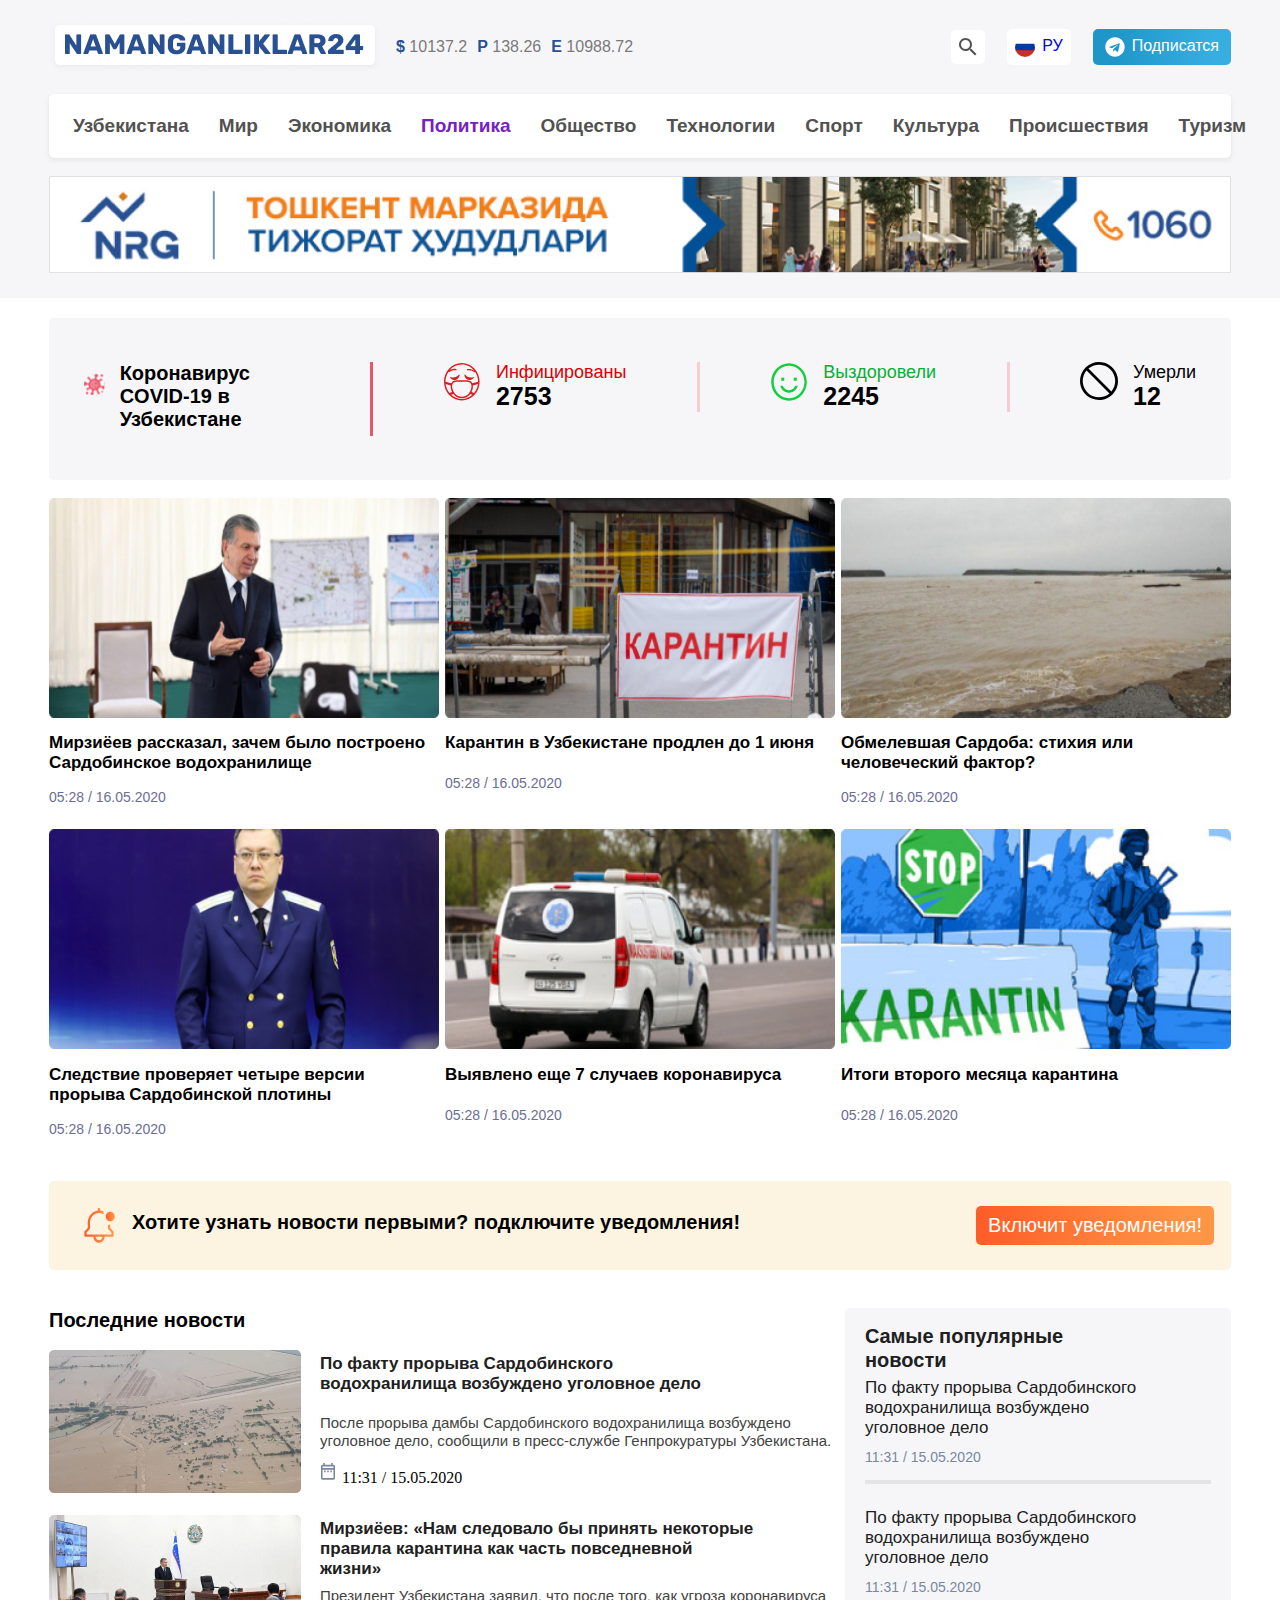
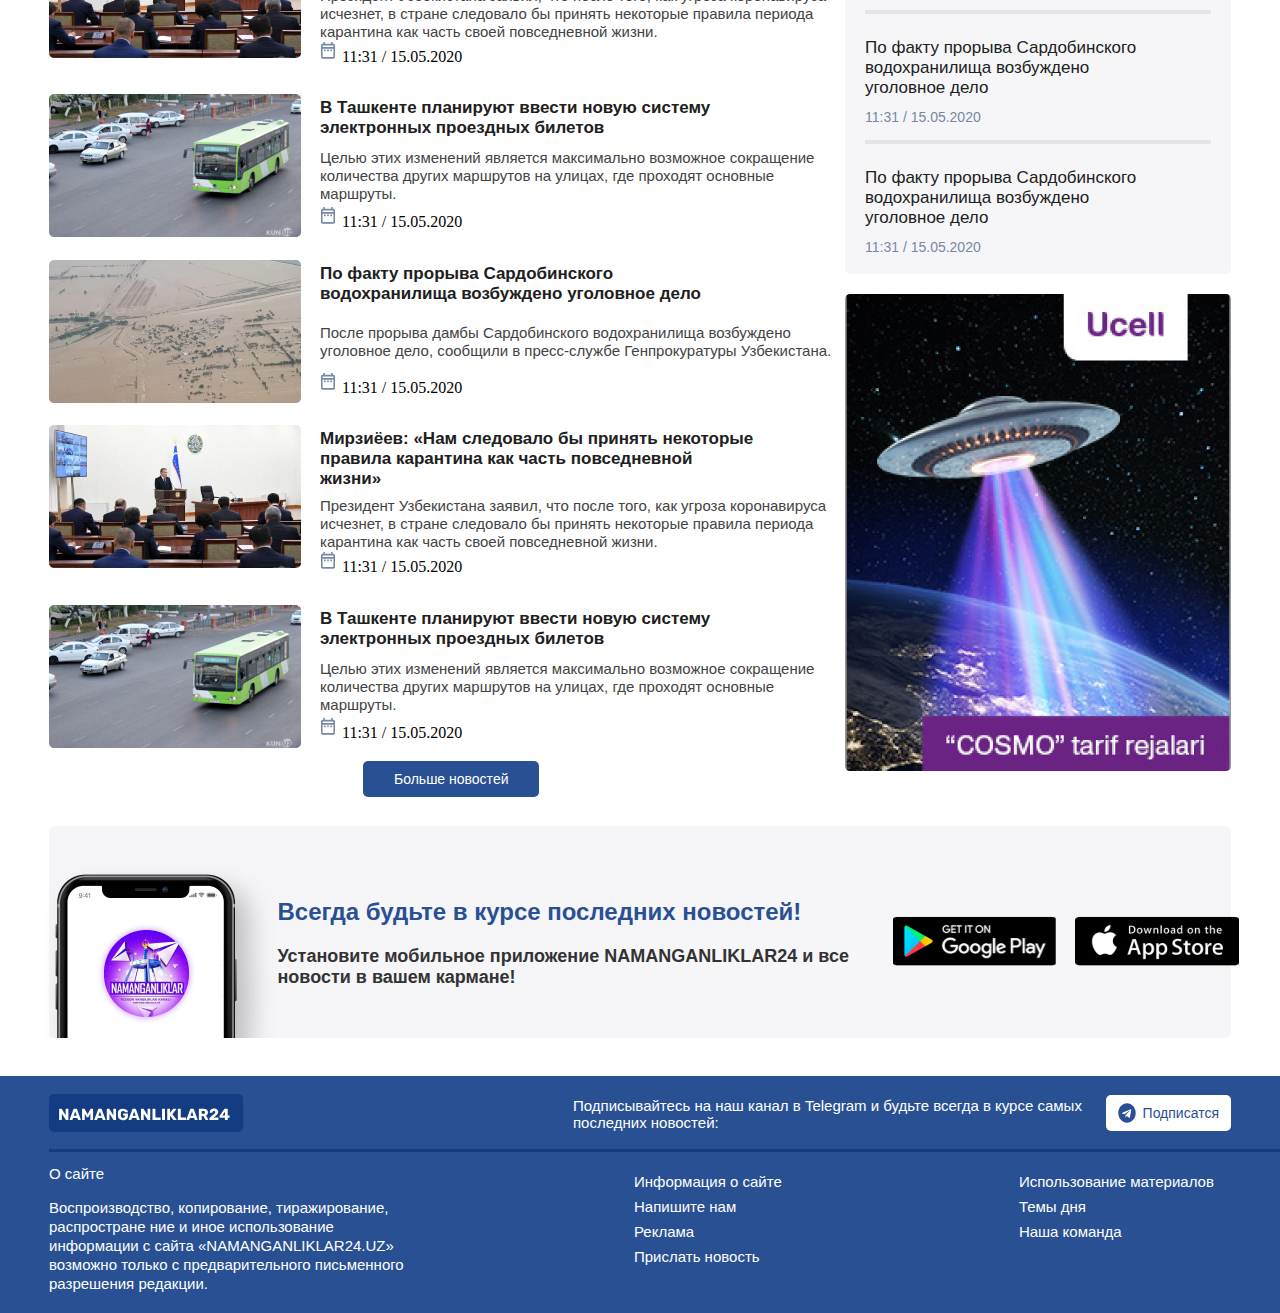
<file: index.html>
<!DOCTYPE html>
<html lang="en">
<head>
    <meta charset="UTF-8">
    <meta http-equiv="X-UA-Compatible" content="IE=edge">
    <meta name="viewport" content="width=device-width, initial-scale=1.0">
    <title>Namanganliklar24</title>
    <link rel="stylesheet" href="./css/normalize.css">
    <link rel="stylesheet" href="./css/main7.css">
    <!-- <link rel="stylesheet" href="./css/main.min.css"> -->
</head>
<body>
    <!-- header style -->
    <header class="header">
        <h1 class="visually-hidden">Namanganliklar24</h1>
        <div class="container">
        <div class="header__info">
            <a href="#" class="logo">
                <img class="logo__img" src="./img/logo.png" alt="logo namanganliklar">
            </a>
            <ul class="valyuta">
                <li class="valyuta__item"> 
                    <span class="valyuta__icon">$</span>
                     10137.2           
                </li>
                <li class="valyuta__item"> 
                    <span class="valyuta__icon">P</span>
                     138.26
                </li>
                <li class="valyuta__item"> 
                    <span class="valyuta__icon">E</span>
                     10988.72
                </li>
            </ul>
            <a href="#" class="search">
                <svg width="18" height="18" viewBox="0 0 18 18" fill="none" xmlns="http://www.w3.org/2000/svg">
                    <path d="M6.5 0C8.22391 0 9.87721 0.684819 11.0962 1.90381C12.3152 3.12279 13 4.77609 13 6.5C13 8.11 12.41 9.59 11.44 10.73L11.71 11H12.5L17.5 16L16 17.5L11 12.5V11.71L10.73 11.44C9.55055 12.4468 8.05071 12.9999 6.5 13C4.77609 13 3.12279 12.3152 1.90381 11.0962C0.684819 9.87721 0 8.22391 0 6.5C0 4.77609 0.684819 3.12279 1.90381 1.90381C3.12279 0.684819 4.77609 0 6.5 0V0ZM6.5 2C4 2 2 4 2 6.5C2 9 4 11 6.5 11C9 11 11 9 11 6.5C11 4 9 2 6.5 2Z" fill="#535353"/>
                </svg>  
             </a>
             <a href="#" class="language">
                <svg class="flag" width="20" height="20" viewBox="0 0 20 20" fill="none" xmlns="http://www.w3.org/2000/svg">
                    <path d="M0.0332031 0.0506592H19.9668V10.0009H0.0332031V0.0506592Z" fill="white"/>
                    <path d="M0.0332031 10H19.9668V19.9503H0.0332031V10Z" fill="#D52B1E"/>
                    <path d="M0.0332031 6.68317H19.9668V13.3167H0.0332031V6.68317Z" fill="#0039A6"/>
                    </svg>  
                    РУ                  
             </a>
             <a href="https://t.me/bakhodirovna3011" target="_blank" class="telegram"><svg width="20" height="20" viewBox="0 0 20 20" fill="none" xmlns="http://www.w3.org/2000/svg">
                <path d="M10 0.3125C4.64813 0.3125 0.3125 4.64875 0.3125 10C0.3125 15.3512 4.64875 19.6875 10 19.6875C15.3519 19.6875 19.6875 15.3512 19.6875 10C19.6875 4.64875 15.3512 0.3125 10 0.3125ZM14.7581 6.94938L13.1681 14.4419C13.0506 14.9731 12.7344 15.1019 12.2931 14.8519L9.87125 13.0669L8.70312 14.1919C8.57438 14.3206 8.465 14.43 8.215 14.43L8.38688 11.965L12.875 7.91C13.0706 7.73812 12.8319 7.64062 12.5737 7.8125L7.02688 11.3044L4.63625 10.5581C4.11688 10.3944 4.105 10.0387 4.74563 9.78875L14.0856 6.18688C14.5194 6.03063 14.8981 6.2925 14.7575 6.94875L14.7581 6.94938Z" fill="white"/>
                </svg>
                Подписатся                   
             </a>
        </div>
        <nav class="navbar ">    
            <ul class="nav">
                <li class="nav__item"> 
                    <a href="./index.html" target="_blank" class="nav__link">Узбекистана </a>
                </li>
                <li class="nav__item"> 
                    <a href="./about.html" target="_blank" class="nav__link">Мир</a>
                </li>
                <li class="nav__item"> 
                    <a href="./article.html" target="_blank" class="nav__link"> Экономика </a>
                </li>
                <li class="nav__item"> 
                    <a href="./contact.html" target="_blank" class="nav__link1">Политика</a>
                </li>
                <li class="nav__item"> 
                    <a href="#" class="nav__link">Общество</a>
                </li>
                <li class="nav__item"> 
                    <a href="#" class="nav__link">Технологии</a>
                </li>
                <li class="nav__item"> 
                    <a href="#" class="nav__link">Спорт</a>
                </li>
                <li class="nav__item"> 
                    <a href="#" class="nav__link">Культура</a>
                </li>
                <li class="nav__item"> 
                    <a href="#" class="nav__link">Происшествия</a>
                </li>
                <li class="nav__item last_link"> 
                    <a href="#" class="nav__link"> Туризм</a>
                </li>
            </ul>
        </nav>
        <a class="baner__link" href="#"><img src="./img/baner.png" alt="reklama" class="baner"></a>
    </div>
    </header>
    <!-- main style -->
    <main class="main container">
        <!-- section1 style -->
        <section class="section1">
            <ul class="covid19">
                <li class="covid19__item">
                    <svg width="43" height="45" viewBox="0 0 43 45" fill="none" xmlns="http://www.w3.org/2000/svg" xmlns:xlink="http://www.w3.org/1999/xlink">
                        <rect width="43" height="45" transform="matrix(-1 0 0 1 43 0)" fill="url(#pattern0)"/>
                        <defs>
                        <pattern id="pattern0" patternContentUnits="objectBoundingBox" width="1" height="1">
                        <use xlink:href="#image0_30_232" transform="translate(-0.0232558) scale(0.00817587 0.0078125)"/>
                        </pattern>
                        <image id="image0_30_232" width="128" height="128" xlink:href="[data-uri]"/>
                        </defs>
                        </svg>
                       <h2 class="covid19__text">Коронавирус COVID-19
                           в Узбекистане
                       </h2> 
                       <span class="covid19__line"></span> 
                </li>
                <li class="covid19__item">
                    <svg width="38" height="40" viewBox="0 0 38 40" fill="none" xmlns="http://www.w3.org/2000/svg">
                        <path d="M18.8125 1C8.97525 1 1 9.395 1 19.75C1 30.105 8.97525 38.5 18.8125 38.5C28.6498 38.5 36.625 30.105 36.625 19.75C36.625 9.395 28.6498 1 18.8125 1ZM2.63519 22.0544L7.72184 23.3869C7.69988 23.6394 7.6785 23.8925 7.6785 24.1694C7.67665 26.2295 8.1684 28.2568 9.10825 30.0637L6.54681 31.0775C4.42651 28.5414 3.06563 25.4022 2.63519 22.0544V22.0544ZM18.8125 36.9375C14.7441 36.9375 11.0219 35.36 8.15944 32.7587L10.2827 31.9056C12.3264 34.5463 15.3901 36.2294 18.8125 36.2294C22.2349 36.2294 25.2986 34.5463 27.3429 31.9056L29.4662 32.7587C26.6043 35.3594 22.8821 36.9375 18.8125 36.9375ZM9.16347 24.1687C9.16347 20.5494 11.3817 19.8225 14.9602 19.8225C15.6163 19.8225 16.2813 19.8463 16.9327 19.8694C18.1855 19.9156 19.4395 19.9156 20.6923 19.8694C21.3454 19.8463 22.0098 19.8225 22.6647 19.8225C26.2445 19.8225 28.4621 20.5494 28.4621 24.1687C28.4621 29.9575 24.1331 34.6669 18.8125 34.6669C13.4919 34.6669 9.16347 29.9575 9.16347 24.1687ZM31.0782 31.0769L28.5168 30.0631C29.4566 28.2561 29.9483 26.2288 29.9465 24.1687C29.9465 23.8919 29.9257 23.6388 29.9038 23.3863L34.9898 22.0538C34.5604 25.4019 33.1994 28.5414 31.0782 31.0769V31.0769ZM29.3795 21.27C27.9948 18.27 24.4032 18.2606 22.6647 18.2606C21.9932 18.2606 21.3116 18.2844 20.6424 18.3088C19.4233 18.3538 18.2029 18.3538 16.9838 18.3088C16.3096 18.2805 15.635 18.2644 14.9602 18.2606C13.2217 18.2606 9.63075 18.2706 8.24613 21.27L2.48556 19.7713L2.48438 19.75C2.48438 16.0569 3.60063 12.6344 5.49113 9.82938C5.70903 10.1431 6.07003 10.42 6.22262 10.2794C7.17179 9.43594 8.28594 8.82318 9.48575 8.48473C10.6856 8.14627 11.9415 8.09046 13.1642 8.32125C13.5085 8.39187 13.8125 7.05812 13.3951 6.97375C11.0694 6.53924 8.67292 7.00925 6.65191 8.29625C9.64441 4.78 13.9859 2.5625 18.8125 2.5625C23.7258 2.5625 28.1362 4.86187 31.1316 8.48812C29.0796 7.1265 26.6187 6.61991 24.2305 7.0675C23.8131 7.15188 24.1159 8.48625 24.4603 8.415C26.935 7.9475 29.4816 8.665 31.4018 10.3731C31.5627 10.52 31.9546 10.2094 32.1665 9.87812C34.1045 12.7655 35.1436 16.2147 35.1406 19.75V19.7706L29.3795 21.27" fill="#DC1E1E"/>
                        <path d="M22.0181 12.5331C21.5644 12.6981 21.2224 12.7181 21.2806 12.9931C22.4741 18.4756 27.3398 19.8469 30.9789 15.7287C31.16 15.5206 30.8733 15.3237 30.5592 14.94C27.6248 16.2619 23.753 14.9706 22.0181 12.5331Z" fill="#DC1E1E"/>
                        <path d="M15.9831 12.5319C14.0706 15.2194 10.1038 16.1394 7.44319 14.9413C7.1291 15.3231 6.84113 15.5206 7.02222 15.7288C10.6613 19.8488 15.5259 18.4756 16.7217 12.9931C16.7787 12.7181 16.4379 12.6975 15.9831 12.5319Z" fill="#DC1E1E"/>
                        </svg>
                       <p class="covid19__text1">
                        Инфицированы
                       <br>
                       <span class="covid19__span1">
                        2753
                       </span>
                        </p>
                       <span class="covid19__line1"></span> 
                </li>
                <li class="covid19__item">
                    <svg width="38" height="40" viewBox="0 0 38 40" fill="none" xmlns="http://www.w3.org/2000/svg">
                        <path d="M19 1.25C9.16275 1.25 1.1875 9.645 1.1875 20C1.1875 30.355 9.16275 38.75 19 38.75C28.8373 38.75 36.8125 30.355 36.8125 20C36.8125 9.645 28.8373 1.25 19 1.25ZM29.9155 31.49C28.4894 32.9906 26.7961 34.1803 24.9325 34.9911C23.069 35.8019 21.0719 36.2178 19.0554 36.215C10.5608 36.215 3.67333 28.9667 3.67333 20.0233C3.67333 11.08 10.5592 3.83167 19.0554 3.83167C27.55 3.83167 34.4375 11.08 34.4375 20.0233C34.4399 22.2258 34.0142 24.4055 33.1867 26.4283L33.2247 26.3233C32.4478 28.2532 31.3241 30.0069 29.9155 31.4883V31.49Z" fill="#15CE3D"/>
                        <path d="M11.2812 15.625H14.25V18.75H11.2812V15.625Z" fill="#15CE3D"/>
                        <path d="M23.75 15.625H26.7188V18.75H23.75V15.625Z" fill="#15CE3D"/>
                        <path d="M25.1069 24C24.6473 25.2157 23.8521 26.2585 22.8239 26.9938C21.7957 27.7291 20.5818 28.1231 19.3388 28.125H18.6611C17.425 28.1249 16.217 27.7364 15.192 27.0093C14.1669 26.2821 13.3714 25.2493 12.9073 24.0433L12.893 24L12.798 23.75H10.2394L10.6875 24.9283C11.9921 28.295 15.078 30.625 18.6817 30.625H19.3198C21.0302 30.6254 22.7021 30.0895 24.1219 29.0856C25.5418 28.0817 26.6454 26.6553 27.2919 24.9883L27.3125 24.9283L27.7605 23.75H25.2019L25.1069 24Z" fill="#15CE3D"/>
                        </svg>  
                        <p class="covid19__text2">
                            Выздоровели
                           <br>
                           <span class="covid19__span2">
                            2245
                           </span>
                            </p>
                           <span class="covid19__line1"></span>                                                                    
                </li>
                <li class="covid19__item">
                    <svg width="38" height="38" viewBox="0 0 38 38" fill="none" xmlns="http://www.w3.org/2000/svg">
                        <path d="M0 19C0 22.7578 1.11433 26.4313 3.20208 29.5558C5.28982 32.6804 8.25722 35.1156 11.729 36.5537C15.2008 37.9918 19.0211 38.368 22.7067 37.6349C26.3923 36.9018 29.7778 35.0922 32.435 32.435C35.0922 29.7778 36.9018 26.3923 37.6349 22.7067C38.368 19.0211 37.9918 15.2008 36.5537 11.729C35.1156 8.25722 32.6804 5.28982 29.5558 3.20208C26.4313 1.11433 22.7578 0 19 0C13.9609 0 9.12816 2.00178 5.56497 5.56497C2.00178 9.12816 0 13.9609 0 19ZM31.4179 29.5179L8.48214 6.58214C11.6044 3.98321 15.5853 2.64504 19.6435 2.83027C23.7017 3.0155 27.5441 4.71075 30.4167 7.58331C33.2892 10.4559 34.9845 14.2983 35.1697 18.3565C35.355 22.4147 34.0168 26.3956 31.4179 29.5179ZM8.46857 31.4314C5.18201 28.6405 3.13636 24.6601 2.78019 20.3631C2.42401 16.0661 3.78639 11.8033 6.56857 8.50928L29.4907 31.4314C26.5514 33.915 22.8277 35.2776 18.9796 35.2776C15.1316 35.2776 11.4078 33.915 8.46857 31.4314Z" fill="black"/>
                    </svg>  
                        <p class="covid19__text3">
                            Умерли
                           <br>
                           <span class="covid19__span3">
                            12
                           </span>
                         </p>                                             
                </li>
            </ul>
        </section>
        <!-- section2 style -->
        <section class="section2">
            <h2 class="visually-hidden">Yangiliklar</h2>
            <div class="post">
                <div class="post__info">
                   <a class="img__link1" href="#">
                    <img class="post__img1" src="./img/prezident@2x.jpg" alt="Shavkat Mirziyoyev Chordara suv ombori nima uchun qurilganini aytib berdi">
                   </a> 
                   <h3 class="post__text">
                    Мирзиёев рассказал, зачем было построено 
                    Сардобинское водохранилище
                   </h3>
                   <time class="post__time" datetime="2020-05-17 05:28">05:28 / 16.05.2020</time>
                </div>
                <div class="post__info">
                    <a class="img__link1" href="#">
                        <img class="post__img1" src="./img/karantin.jpg" alt="O'zbekistonda karantin 1 iyunga qadar uzaytirildi">
                    </a>  
                    <h3 class="post__text">
                        Карантин в Узбекистане продлен до 1 июня
                    </h3>
                    <time class="post__time1" datetime="2020-05-17 05:28">05:28 / 16.05.2020</time>                   
                </div>
                <div class="post__info">
                    <a class="img__link1" href="#">
                        <img class="post__img1" src="./img/sardoba.jpg" alt="Sardoba">
                    </a>  
                    <h3 class="post__text">
                        Обмелевшая Сардоба: стихия или 
                        человеческий фактор?
                    </h3>
                    <time class="post__time" datetime="2020-05-17 05:28">05:28 / 16.05.2020</time> 
                </div>
                <div class="post__info">
                    <a class="img__link1" href="#">
                        <img class="post__img1" src="./img/prokuror.jpg" alt="Sardoba to'g'onining yutuqlari">
                    </a> 
                    <h3 class="post__text">
                        Следствие проверяет четыре версии 
                        прорыва Сардобинской плотины
                    </h3>
                    <time class="post__time" datetime="2020-05-17 05:28">05:28 / 16.05.2020</time> 
                </div>
                <div class="post__info">
                    <a class="img__link1" href="#">
                        <img class="post__img1" src="./img/tez-yordam.jpg" alt="Koronavirusning yana 7 ta holati aniqlandi">
                    </a> 
                    <h3 class="post__text">
                        Выявлено еще 7 случаев коронавируса
                    </h3>
                    <time class="post__time1" datetime="2020-05-17 05:28">05:28 / 16.05.2020</time> 
                </div>
                <div class="post__info">
                    <a class="img__link1" href="#">
                        <img class="post__img1" src="./img/stop-karantin.jpg" alt="Karantinning ikkinchi oyi natijalari">
                    </a> 
                    <h3 class="post__text">
                        Итоги второго месяца карантина
                    </h3>
                    <time class="post__time1" datetime="2020-05-17 05:28">05:28 / 16.05.2020</time> 
                </div>
            </div>
        </section>
        <!-- section3 style -->
        <section class="section3">
            <h2 class="visually-hidden">Notificationni yoqish</h2>
            <div class="notification">
                <img class="notification__img" src="./img/bell-icon@2x.svg" alt="bell">
                <h3 class="notification__text">Хотите узнать новости первыми? подключите уведомления!</h3>
                <a class="notification__link" href="#">Включит  уведомления!</a>
            </div>
        </section>
        <!-- section4 style -->
        <section class="section4"> 
            <h2 class="visually-hidden">Oxirgi yangiliklar</h2>
            <div class="news">
                <div class="news__main">
                    <h3 class="news__title">Последние новости</h3>
                    <div class="news__items">
                        <div class="new">
                             <a class="news__img" href="#"><img src="./img/post1.png" alt="Sardoba suv omborining paydo bo'lishi faktiga ko'ra jinoyat ishi qo'zg'atildi"></a>
                            <div class="news__info">
                                <h3 class="news__info1">По факту прорыва Сардобинского водохранилища возбуждено уголовное дело</h3>
                                <p class="news__text">
                                    После прорыва дамбы Сардобинского водохранилища возбуждено уголовное дело, сообщили в пресс-службе Генпрокуратуры Узбекистана.
                                </p>
                                <div class="news__time">
                                    <svg width="18" height="20" viewBox="0 0 18 20" fill="none" xmlns="http://www.w3.org/2000/svg">
                                        <path d="M4.11111 8.61108H5.66667V10.2778H4.11111V8.61108ZM15 4.44442V16.1111C15 17.0278 14.3 17.7778 13.4444 17.7778H2.55556C2.143 17.7778 1.74733 17.6022 1.45561 17.2896C1.16389 16.977 1 16.5531 1 16.1111L1.00778 4.44442C1.00778 3.52775 1.69222 2.77775 2.55556 2.77775H3.33333V1.11108H4.88889V2.77775H11.1111V1.11108H12.6667V2.77775H13.4444C14.3 2.77775 15 3.52775 15 4.44442ZM2.55556 6.11108H13.4444V4.44442H2.55556V6.11108ZM13.4444 16.1111V7.77775H2.55556V16.1111H13.4444ZM10.3333 10.2778H11.8889V8.61108H10.3333V10.2778ZM7.22222 10.2778H8.77778V8.61108H7.22222V10.2778Z" fill="#7688A4"/>
                                    </svg>
                                    <time datetime="2020-05-15 11:31">
                                        11:31 / 15.05.2020</time>
                                </div>
                            </div>
                        </div>
                        
                        <div class="new">
                            <a class="news__img" href="#"><img src="./img/post2.png" alt="Prezident:biz karantin kundalik hayotning bir qismi sifatida qoidalarni qabul qilishimiz kerak"></a>
                            <div class="news__info">
                                <h3 class="news__info1">Мирзиёев: «Нам следовало бы принять некоторые правила карантина как часть повседневной жизни»</h3>
                                <p class="news__text">
                                    Президент Узбекистана заявил, что после того, как угроза коронавируса исчезнет, в стране следовало бы принять некоторые правила периода карантина как часть своей повседневной жизни.
                                </p>
                                <div class="news__time">
                                    <svg width="18" height="20" viewBox="0 0 18 20" fill="none" xmlns="http://www.w3.org/2000/svg">
                                        <path d="M4.11111 8.61108H5.66667V10.2778H4.11111V8.61108ZM15 4.44442V16.1111C15 17.0278 14.3 17.7778 13.4444 17.7778H2.55556C2.143 17.7778 1.74733 17.6022 1.45561 17.2896C1.16389 16.977 1 16.5531 1 16.1111L1.00778 4.44442C1.00778 3.52775 1.69222 2.77775 2.55556 2.77775H3.33333V1.11108H4.88889V2.77775H11.1111V1.11108H12.6667V2.77775H13.4444C14.3 2.77775 15 3.52775 15 4.44442ZM2.55556 6.11108H13.4444V4.44442H2.55556V6.11108ZM13.4444 16.1111V7.77775H2.55556V16.1111H13.4444ZM10.3333 10.2778H11.8889V8.61108H10.3333V10.2778ZM7.22222 10.2778H8.77778V8.61108H7.22222V10.2778Z" fill="#7688A4"/>
                                    </svg>
                                    <time datetime="2020-05-15 11:31">
                                        11:31 / 15.05.2020</time>
                                </div>
                           </div>
                       </div>

                       <div class="new">
                        <a class="news__img" href="#"><img src="./img/post4.png" alt="Toshkentda elektron yo'l chiptalarining yangi tizimini joriy etish rejalashtirilmoqda"></a>                       
                            <div class="news__info">
                                <h3 class="news__info1">В Ташкенте планируют ввести новую систему электронных проездных билетов</h3>
                                <p class="news__text">
                                    Целью этих изменений является максимально возможное сокращение количества других маршрутов на улицах, где проходят основные маршруты.
                                </p>
                                <div class="news__time">
                                    <svg width="18" height="20" viewBox="0 0 18 20" fill="none" xmlns="http://www.w3.org/2000/svg">
                                        <path d="M4.11111 8.61108H5.66667V10.2778H4.11111V8.61108ZM15 4.44442V16.1111C15 17.0278 14.3 17.7778 13.4444 17.7778H2.55556C2.143 17.7778 1.74733 17.6022 1.45561 17.2896C1.16389 16.977 1 16.5531 1 16.1111L1.00778 4.44442C1.00778 3.52775 1.69222 2.77775 2.55556 2.77775H3.33333V1.11108H4.88889V2.77775H11.1111V1.11108H12.6667V2.77775H13.4444C14.3 2.77775 15 3.52775 15 4.44442ZM2.55556 6.11108H13.4444V4.44442H2.55556V6.11108ZM13.4444 16.1111V7.77775H2.55556V16.1111H13.4444ZM10.3333 10.2778H11.8889V8.61108H10.3333V10.2778ZM7.22222 10.2778H8.77778V8.61108H7.22222V10.2778Z" fill="#7688A4"/>
                                    </svg>
                                    <time datetime="2020-05-15 11:31">
                                        11:31 / 15.05.2020</time>
                                </div>
                            </div>
                        </div>

                        <div class="new">
                            <a class="news__img" href="#"><img src="./img/post5.png" alt="Sardoba suv omborining paydo bo'lishi faktiga ko'ra jinoyat ishi qo'zg'atildi"></a>                              
                            <div class="news__info">
                                <h3 class="news__info1">По факту прорыва Сардобинского водохранилища возбуждено уголовное дело</h3>
                                <p class="news__text">
                                    После прорыва дамбы Сардобинского водохранилища возбуждено уголовное дело, сообщили в пресс-службе Генпрокуратуры Узбекистана.
                                </p>
                                <div class="news__time">
                                    <svg width="18" height="20" viewBox="0 0 18 20" fill="none" xmlns="http://www.w3.org/2000/svg">
                                        <path d="M4.11111 8.61108H5.66667V10.2778H4.11111V8.61108ZM15 4.44442V16.1111C15 17.0278 14.3 17.7778 13.4444 17.7778H2.55556C2.143 17.7778 1.74733 17.6022 1.45561 17.2896C1.16389 16.977 1 16.5531 1 16.1111L1.00778 4.44442C1.00778 3.52775 1.69222 2.77775 2.55556 2.77775H3.33333V1.11108H4.88889V2.77775H11.1111V1.11108H12.6667V2.77775H13.4444C14.3 2.77775 15 3.52775 15 4.44442ZM2.55556 6.11108H13.4444V4.44442H2.55556V6.11108ZM13.4444 16.1111V7.77775H2.55556V16.1111H13.4444ZM10.3333 10.2778H11.8889V8.61108H10.3333V10.2778ZM7.22222 10.2778H8.77778V8.61108H7.22222V10.2778Z" fill="#7688A4"/>
                                    </svg>
                                    <time datetime="2020-05-15 11:31">
                                        11:31 / 15.05.2020</time>
                                </div>
                            </div>
                        </div>

                        <div class="new">
                            <a class="news__img" href="#"><img src="./img/post2.png" alt="Prezident:biz karantin kundalik hayotning bir qismi sifatida qoidalarni qabul qilishimiz kerak"></a>
                            <div class="news__info">
                                <h3 class="news__info1">Мирзиёев: «Нам следовало бы принять некоторые правила карантина как часть повседневной жизни»</h3>
                                <p class="news__text">
                                    Президент Узбекистана заявил, что после того, как угроза коронавируса исчезнет, в стране следовало бы принять некоторые правила периода карантина как часть своей повседневной жизни.
                                </p>
                                <div class="news__time">
                                    <svg width="18" height="20" viewBox="0 0 18 20" fill="none" xmlns="http://www.w3.org/2000/svg">
                                        <path d="M4.11111 8.61108H5.66667V10.2778H4.11111V8.61108ZM15 4.44442V16.1111C15 17.0278 14.3 17.7778 13.4444 17.7778H2.55556C2.143 17.7778 1.74733 17.6022 1.45561 17.2896C1.16389 16.977 1 16.5531 1 16.1111L1.00778 4.44442C1.00778 3.52775 1.69222 2.77775 2.55556 2.77775H3.33333V1.11108H4.88889V2.77775H11.1111V1.11108H12.6667V2.77775H13.4444C14.3 2.77775 15 3.52775 15 4.44442ZM2.55556 6.11108H13.4444V4.44442H2.55556V6.11108ZM13.4444 16.1111V7.77775H2.55556V16.1111H13.4444ZM10.3333 10.2778H11.8889V8.61108H10.3333V10.2778ZM7.22222 10.2778H8.77778V8.61108H7.22222V10.2778Z" fill="#7688A4"/>
                                    </svg>
                                    <time datetime="2020-05-15 11:31">
                                        11:31 / 15.05.2020</time>
                                </div>
                           </div>
                       </div>

                       <div class="new">
                            <a class="news__img" href="#"><img src="./img/post4.png" alt="Toshkentda elektron yo'l chiptalarining yangi tizimini joriy etish rejalashtirilmoqda"></a>    
                            <div class="news__info">
                                <h3 class="news__info1">В Ташкенте планируют ввести новую систему электронных проездных билетов</h3>
                                <p class="news__text">
                                    Целью этих изменений является максимально возможное сокращение количества других маршрутов на улицах, где проходят основные маршруты.
                                </p>
                                <div class="news__time">
                                    <svg width="18" height="20" viewBox="0 0 18 20" fill="none" xmlns="http://www.w3.org/2000/svg">
                                        <path d="M4.11111 8.61108H5.66667V10.2778H4.11111V8.61108ZM15 4.44442V16.1111C15 17.0278 14.3 17.7778 13.4444 17.7778H2.55556C2.143 17.7778 1.74733 17.6022 1.45561 17.2896C1.16389 16.977 1 16.5531 1 16.1111L1.00778 4.44442C1.00778 3.52775 1.69222 2.77775 2.55556 2.77775H3.33333V1.11108H4.88889V2.77775H11.1111V1.11108H12.6667V2.77775H13.4444C14.3 2.77775 15 3.52775 15 4.44442ZM2.55556 6.11108H13.4444V4.44442H2.55556V6.11108ZM13.4444 16.1111V7.77775H2.55556V16.1111H13.4444ZM10.3333 10.2778H11.8889V8.61108H10.3333V10.2778ZM7.22222 10.2778H8.77778V8.61108H7.22222V10.2778Z" fill="#7688A4"/>
                                    </svg>
                                    <time datetime="2020-05-15 11:31">
                                        11:31 / 15.05.2020</time>
                                </div>
                            </div>
                        </div>
                        <div class="news__button">
                          <a href="#" class="news__button__link">Больше новостей</a>
                        </div>
                   </div>
                </div>
                 <div class="popular__box">
                    <div class="news__popular">
                        <h2 class="popular__title">Cамые популярные новости</h2> 
                        <h2 class="popular__info">По факту прорыва Сардобинского водохранилища возбуждено уголовное дело</h2>
                        <time class="popular__time" datetime="2020-05-15 11:31">11:31 / 15.05.2020</time>
                        <span class="popular__line"></span>
        
                        <h2 class="popular__info">По факту прорыва Сардобинского водохранилища возбуждено уголовное дело</h2>
                        <time class="popular__time" datetime="2020-05-15 11:31">11:31 / 15.05.2020</time>
                        <span class="popular__line"></span>
        
                        <h2 class="popular__info">По факту прорыва Сардобинского водохранилища возбуждено уголовное дело</h2>
                        <time class="popular__time" datetime="2020-05-15 11:31">11:31 / 15.05.2020</time>
                        <span class="popular__line"></span>
        
                        <h2 class="popular__info">По факту прорыва Сардобинского водохранилища возбуждено уголовное дело</h2>
                        <time class="popular__time" datetime="2020-05-15 11:31">11:31 / 15.05.2020</time>
                    </div>
                    <div class="news__reklama">
                     <a class="reklama__img" href="#"><img src="./img/ucell.png" alt="UCELL ta`rif rejalari"></a>
                    </div>
                </div>
        </div>
        </section>
        <!-- section5 style -->
        <section class="section5">
            <h2 class="visually-hidden">Yuklab olish ucun</h2>
            <div class="apps">
                <img class="apps__img" src="./img/telephone.png" alt="Har doim eng so'nggi yangiliklardan xabardor bo'ling!">
                <div class="apps__title">
                    <h3 class="apps__info">
                        Всегда будьте в курсе последних новостей!
                    </h3>
                    <p class="apps__text">
                        Установите мобильное приложение NAMANGANLIKLAR24
                        и все новости в вашем кармане!
                    </p>
                </div>
                <a class="apps__link" href="#">
                    <img class="img__google" src="./img/googleplay.svg" alt="googleplay">
                </a>
                <a class="apps__link" href="#">
                    <img class="img__appstore" src="./img/appstore.svg" alt="appstore">
                </a>
            </div>
        </section>
    </main>
    <!-- footer style -->
    <footer class="footer ">
        <div class="container">
            <div class="footer__info">
                <a class="logo1" href="#"> 
                 <img class="logo1__img" src="./img/group.svg" alt="namanganliklar24">
                 </a>
                 <p class="footer__text">Подписывайтесь на наш канал в Telegram и будьте всегда в курсе самых последних новостей:</p>
                 <a href="https://t.me/bakhodirovna3011" target="_blank" class="telegram1"><svg width="18" height="20" viewBox="0 0 18 20" fill="none" xmlns="http://www.w3.org/2000/svg">
                     <path d="M9 0.3125C4.18331 0.3125 0.28125 4.64875 0.28125 10C0.28125 15.3512 4.18387 19.6875 9 19.6875C13.8167 19.6875 17.7188 15.3512 17.7188 10C17.7188 4.64875 13.8161 0.3125 9 0.3125ZM13.2823 6.94938L11.8513 14.4419C11.7456 14.9731 11.4609 15.1019 11.0638 14.8519L8.88412 13.0669L7.83281 14.1919C7.71694 14.3206 7.6185 14.43 7.3935 14.43L7.54819 11.965L11.5875 7.91C11.7636 7.73812 11.5487 7.64062 11.3164 7.8125L6.32419 11.3044L4.17263 10.5581C3.70519 10.3944 3.6945 10.0387 4.27106 9.78875L12.6771 6.18688C13.0674 6.03063 13.4083 6.2925 13.2817 6.94875L13.2823 6.94938Z" fill="#295093"/>
                     </svg>
                     Подписатся                   
                </a>
            </div> 
            <span class="site__line"></span>
            <div class="site">
            
             <div class="site__info">
                <a href="#" class="site__link">
                    О сайте 
                </a>
                <p class="site__text">
                    Воспроизводство, копирование, тиражирование, распростране ние и иное использование информации с сайта 
                    «NAMANGANLIKLAR24.UZ» возможно только с предварительного письменного разрешения редакции.
                </p>
             </div>
             <div class="site__info1">
                <ul class="site__info1">
                    <li class="site__item1"><a href="#" class="site__link">Информация о сайте</a></li>
                    <li class="site__item1"><a href="#" class="site__link">Напишите нам</a></li>
                    <li class="site__item1"><a href="#" class="site__link">Реклама</a></li>
                    <li class="site__item1"><a href="#" class="site__link">Прислать новость</a></li>
                </ul>
             </div>
             <div class="site__info2">
                <ul class="site__info2">
                    <li class="site__item1"><a href="#" class="site__link"></a>Использование материалов</li>
                    <li class="site__item1"><a href="#" class="site__link">Темы дня </a></li>
                    <li class="site__item1"><a href="#" class="site__link">Наша команда</a></li>
                </ul>
             </div>
            </div>
        </div>
    </footer>        
             
  
</body>
</html>
</file>
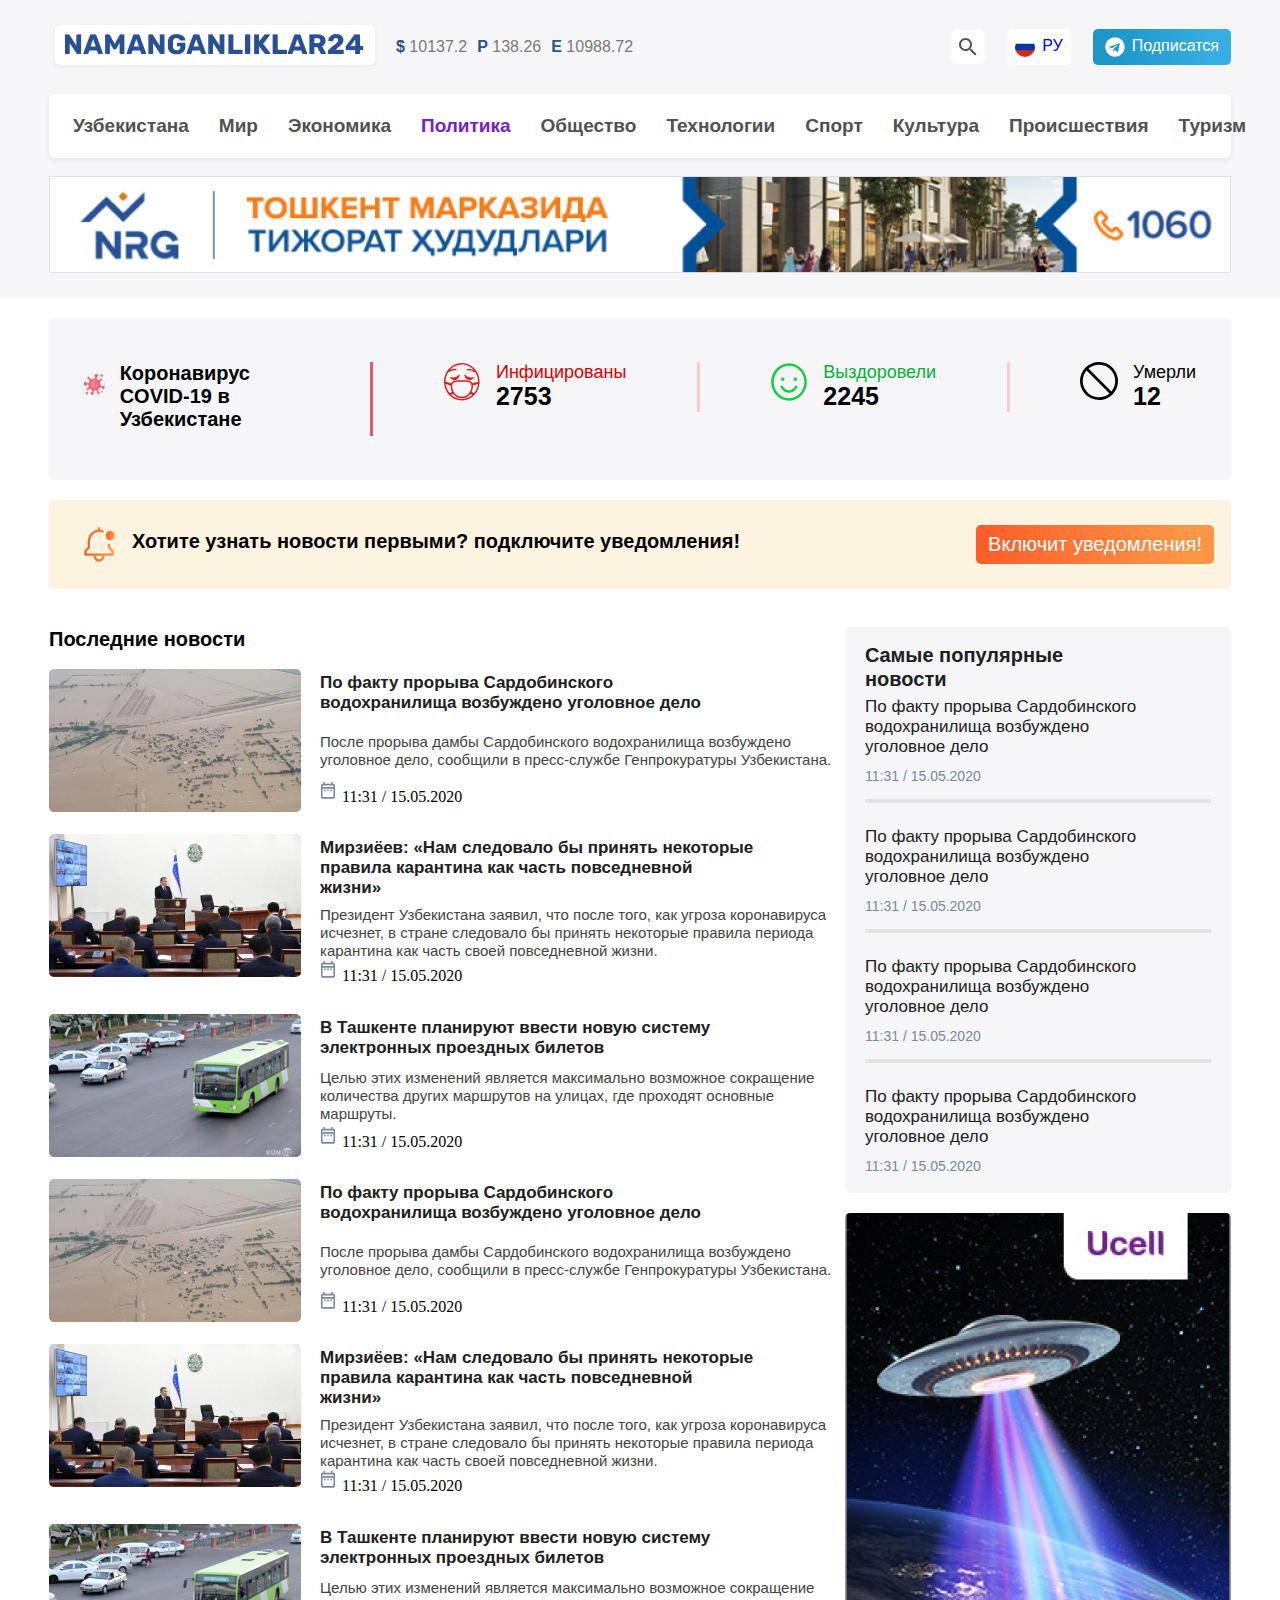
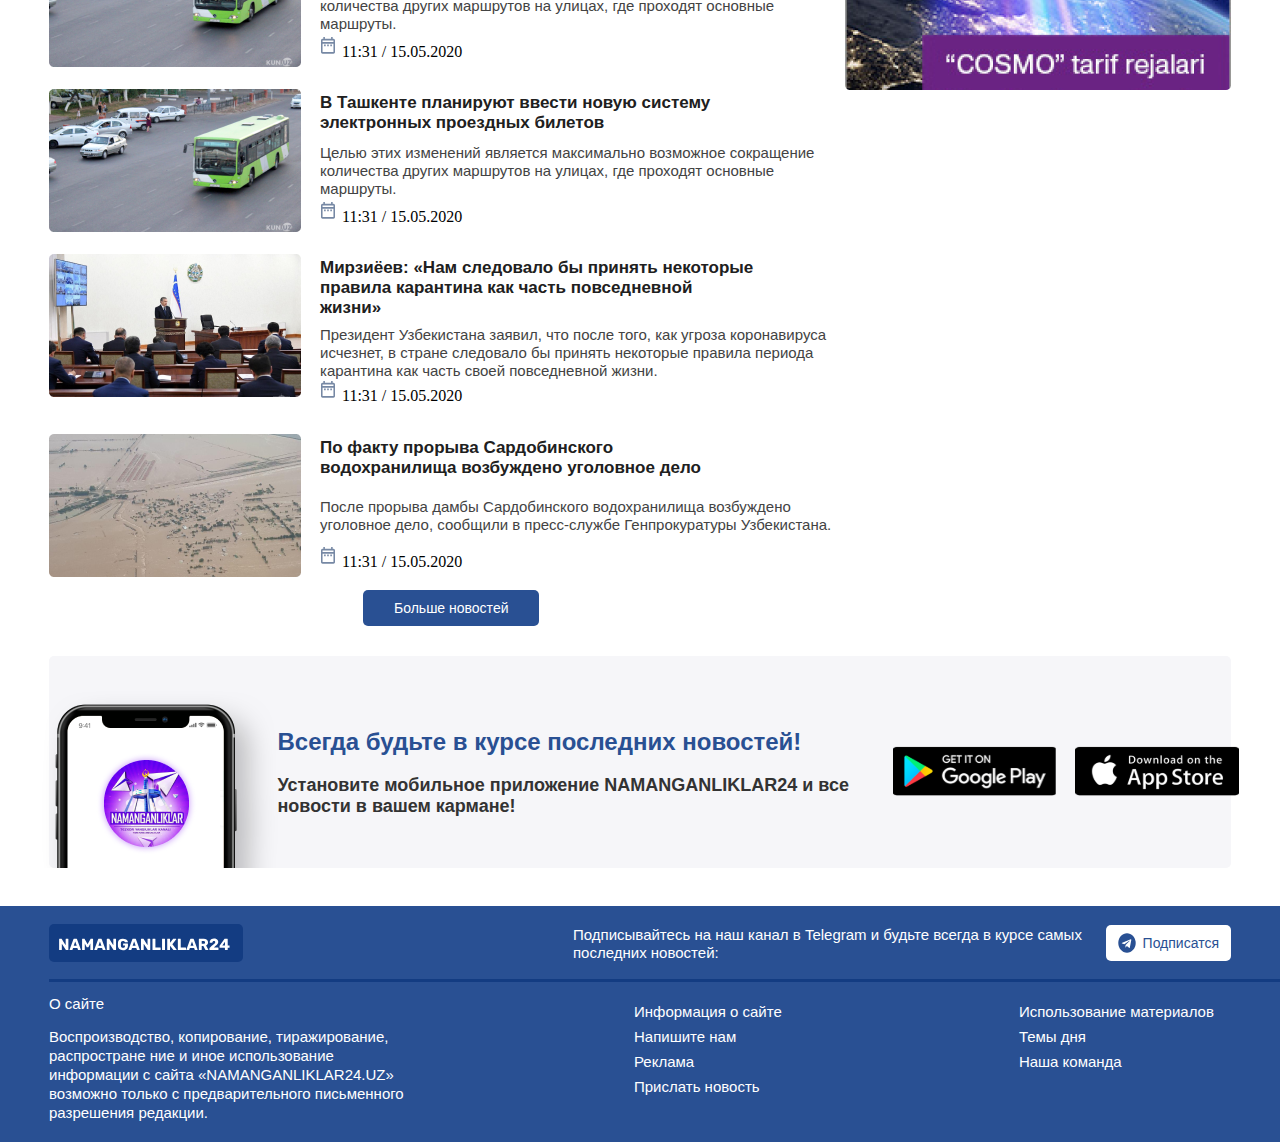
<file: about.html>
<!DOCTYPE html>
<html lang="en">
<head>
    <meta charset="UTF-8">
    <meta http-equiv="X-UA-Compatible" content="IE=edge">
    <meta name="viewport" content="width=device-width, initial-scale=1.0">
    <title>Namanganliklar24_2page</title>
    <link rel="stylesheet" href="./css/normalize.css">
    <link rel="stylesheet" href="./css/main7.css">
    <!-- <link rel="stylesheet" href="./css/main.min.css"> -->
</head>
<body>

    <!-- header style -->
    <header class="header">
        <h1 class="visually-hidden">Namanganliklar24</h1>
        <div class="container">
        <div class="header__info">
            <a href="#" class="logo">
                <img class="logo__img" src="./img/logo.png" alt="logo namanganliklar">
            </a>
            <ul class="valyuta">
                <li class="valyuta__item"> 
                    <span class="valyuta__icon">$</span>
                     10137.2           
                </li>
                <li class="valyuta__item"> 
                    <span class="valyuta__icon">P</span>
                     138.26
                </li>
                <li class="valyuta__item"> 
                    <span class="valyuta__icon">E</span>
                     10988.72
                </li>
            </ul>
            <a href="#" class="search">
                <svg width="18" height="18" viewBox="0 0 18 18" fill="none" xmlns="http://www.w3.org/2000/svg">
                    <path d="M6.5 0C8.22391 0 9.87721 0.684819 11.0962 1.90381C12.3152 3.12279 13 4.77609 13 6.5C13 8.11 12.41 9.59 11.44 10.73L11.71 11H12.5L17.5 16L16 17.5L11 12.5V11.71L10.73 11.44C9.55055 12.4468 8.05071 12.9999 6.5 13C4.77609 13 3.12279 12.3152 1.90381 11.0962C0.684819 9.87721 0 8.22391 0 6.5C0 4.77609 0.684819 3.12279 1.90381 1.90381C3.12279 0.684819 4.77609 0 6.5 0V0ZM6.5 2C4 2 2 4 2 6.5C2 9 4 11 6.5 11C9 11 11 9 11 6.5C11 4 9 2 6.5 2Z" fill="#535353"/>
                </svg>  
             </a>
             <a href="#" class="language">
                <svg class="flag" width="20" height="20" viewBox="0 0 20 20" fill="none" xmlns="http://www.w3.org/2000/svg">
                    <path d="M0.0332031 0.0506592H19.9668V10.0009H0.0332031V0.0506592Z" fill="white"/>
                    <path d="M0.0332031 10H19.9668V19.9503H0.0332031V10Z" fill="#D52B1E"/>
                    <path d="M0.0332031 6.68317H19.9668V13.3167H0.0332031V6.68317Z" fill="#0039A6"/>
                    </svg>  
                    РУ                  
             </a>
             <a href="https://t.me/bakhodirovna3011" target="_blank" class="telegram"><svg width="20" height="20" viewBox="0 0 20 20" fill="none" xmlns="http://www.w3.org/2000/svg">
                <path d="M10 0.3125C4.64813 0.3125 0.3125 4.64875 0.3125 10C0.3125 15.3512 4.64875 19.6875 10 19.6875C15.3519 19.6875 19.6875 15.3512 19.6875 10C19.6875 4.64875 15.3512 0.3125 10 0.3125ZM14.7581 6.94938L13.1681 14.4419C13.0506 14.9731 12.7344 15.1019 12.2931 14.8519L9.87125 13.0669L8.70312 14.1919C8.57438 14.3206 8.465 14.43 8.215 14.43L8.38688 11.965L12.875 7.91C13.0706 7.73812 12.8319 7.64062 12.5737 7.8125L7.02688 11.3044L4.63625 10.5581C4.11688 10.3944 4.105 10.0387 4.74563 9.78875L14.0856 6.18688C14.5194 6.03063 14.8981 6.2925 14.7575 6.94875L14.7581 6.94938Z" fill="white"/>
                </svg>
                Подписатся                   
             </a>
        </div>
        <nav class="navbar ">    
            <ul class="nav">
                <li class="nav__item"> 
                    <a href="./index.html" target="_blank" class="nav__link">Узбекистана </a>
                </li>
                <li class="nav__item"> 
                    <a href="./about.html" target="_blank" class="nav__link">Мир</a>
                </li>
                <li class="nav__item"> 
                    <a href="./article.html" target="_blank" class="nav__link"> Экономика </a>
                </li>
                <li class="nav__item"> 
                    <a href="./contact.html" target="_blank" class="nav__link1">Политика</a>
                </li>
                <li class="nav__item"> 
                    <a href="#" class="nav__link">Общество</a>
                </li>
                <li class="nav__item"> 
                    <a href="#" class="nav__link">Технологии</a>
                </li>
                <li class="nav__item"> 
                    <a href="#" class="nav__link">Спорт</a>
                </li>
                <li class="nav__item"> 
                    <a href="#" class="nav__link">Культура</a>
                </li>
                <li class="nav__item"> 
                    <a href="#" class="nav__link">Происшествия</a>
                </li>
                <li class="nav__item last_link"> 
                    <a href="#" class="nav__link"> Туризм</a>
                </li>
            </ul>
        </nav>
        <a class="baner__link" href="#"><img src="./img/baner.png" alt="reklama" class="baner"></a>
    </div>
    </header>
    <!-- main style -->
    <main class="main container">
        <!-- section1 style -->
        <section class="section1">
            <ul class="covid19">
                <li class="covid19__item">
                    <svg width="43" height="45" viewBox="0 0 43 45" fill="none" xmlns="http://www.w3.org/2000/svg" xmlns:xlink="http://www.w3.org/1999/xlink">
                        <rect width="43" height="45" transform="matrix(-1 0 0 1 43 0)" fill="url(#pattern0)"/>
                        <defs>
                        <pattern id="pattern0" patternContentUnits="objectBoundingBox" width="1" height="1">
                        <use xlink:href="#image0_30_232" transform="translate(-0.0232558) scale(0.00817587 0.0078125)"/>
                        </pattern>
                        <image id="image0_30_232" width="128" height="128" xlink:href="[data-uri]"/>
                        </defs>
                        </svg>
                       <h2 class="covid19__text">Коронавирус COVID-19
                           в Узбекистане
                       </h2> 
                       <span class="covid19__line"></span> 
                </li>
                <li class="covid19__item">
                    <svg width="38" height="40" viewBox="0 0 38 40" fill="none" xmlns="http://www.w3.org/2000/svg">
                        <path d="M18.8125 1C8.97525 1 1 9.395 1 19.75C1 30.105 8.97525 38.5 18.8125 38.5C28.6498 38.5 36.625 30.105 36.625 19.75C36.625 9.395 28.6498 1 18.8125 1ZM2.63519 22.0544L7.72184 23.3869C7.69988 23.6394 7.6785 23.8925 7.6785 24.1694C7.67665 26.2295 8.1684 28.2568 9.10825 30.0637L6.54681 31.0775C4.42651 28.5414 3.06563 25.4022 2.63519 22.0544V22.0544ZM18.8125 36.9375C14.7441 36.9375 11.0219 35.36 8.15944 32.7587L10.2827 31.9056C12.3264 34.5463 15.3901 36.2294 18.8125 36.2294C22.2349 36.2294 25.2986 34.5463 27.3429 31.9056L29.4662 32.7587C26.6043 35.3594 22.8821 36.9375 18.8125 36.9375ZM9.16347 24.1687C9.16347 20.5494 11.3817 19.8225 14.9602 19.8225C15.6163 19.8225 16.2813 19.8463 16.9327 19.8694C18.1855 19.9156 19.4395 19.9156 20.6923 19.8694C21.3454 19.8463 22.0098 19.8225 22.6647 19.8225C26.2445 19.8225 28.4621 20.5494 28.4621 24.1687C28.4621 29.9575 24.1331 34.6669 18.8125 34.6669C13.4919 34.6669 9.16347 29.9575 9.16347 24.1687ZM31.0782 31.0769L28.5168 30.0631C29.4566 28.2561 29.9483 26.2288 29.9465 24.1687C29.9465 23.8919 29.9257 23.6388 29.9038 23.3863L34.9898 22.0538C34.5604 25.4019 33.1994 28.5414 31.0782 31.0769V31.0769ZM29.3795 21.27C27.9948 18.27 24.4032 18.2606 22.6647 18.2606C21.9932 18.2606 21.3116 18.2844 20.6424 18.3088C19.4233 18.3538 18.2029 18.3538 16.9838 18.3088C16.3096 18.2805 15.635 18.2644 14.9602 18.2606C13.2217 18.2606 9.63075 18.2706 8.24613 21.27L2.48556 19.7713L2.48438 19.75C2.48438 16.0569 3.60063 12.6344 5.49113 9.82938C5.70903 10.1431 6.07003 10.42 6.22262 10.2794C7.17179 9.43594 8.28594 8.82318 9.48575 8.48473C10.6856 8.14627 11.9415 8.09046 13.1642 8.32125C13.5085 8.39187 13.8125 7.05812 13.3951 6.97375C11.0694 6.53924 8.67292 7.00925 6.65191 8.29625C9.64441 4.78 13.9859 2.5625 18.8125 2.5625C23.7258 2.5625 28.1362 4.86187 31.1316 8.48812C29.0796 7.1265 26.6187 6.61991 24.2305 7.0675C23.8131 7.15188 24.1159 8.48625 24.4603 8.415C26.935 7.9475 29.4816 8.665 31.4018 10.3731C31.5627 10.52 31.9546 10.2094 32.1665 9.87812C34.1045 12.7655 35.1436 16.2147 35.1406 19.75V19.7706L29.3795 21.27" fill="#DC1E1E"/>
                        <path d="M22.0181 12.5331C21.5644 12.6981 21.2224 12.7181 21.2806 12.9931C22.4741 18.4756 27.3398 19.8469 30.9789 15.7287C31.16 15.5206 30.8733 15.3237 30.5592 14.94C27.6248 16.2619 23.753 14.9706 22.0181 12.5331Z" fill="#DC1E1E"/>
                        <path d="M15.9831 12.5319C14.0706 15.2194 10.1038 16.1394 7.44319 14.9413C7.1291 15.3231 6.84113 15.5206 7.02222 15.7288C10.6613 19.8488 15.5259 18.4756 16.7217 12.9931C16.7787 12.7181 16.4379 12.6975 15.9831 12.5319Z" fill="#DC1E1E"/>
                        </svg>
                       <p class="covid19__text1">
                        Инфицированы
                       <br>
                       <span class="covid19__span1">
                        2753
                       </span>
                        </p>
                       <span class="covid19__line1"></span> 
                </li>
                <li class="covid19__item">
                    <svg width="38" height="40" viewBox="0 0 38 40" fill="none" xmlns="http://www.w3.org/2000/svg">
                        <path d="M19 1.25C9.16275 1.25 1.1875 9.645 1.1875 20C1.1875 30.355 9.16275 38.75 19 38.75C28.8373 38.75 36.8125 30.355 36.8125 20C36.8125 9.645 28.8373 1.25 19 1.25ZM29.9155 31.49C28.4894 32.9906 26.7961 34.1803 24.9325 34.9911C23.069 35.8019 21.0719 36.2178 19.0554 36.215C10.5608 36.215 3.67333 28.9667 3.67333 20.0233C3.67333 11.08 10.5592 3.83167 19.0554 3.83167C27.55 3.83167 34.4375 11.08 34.4375 20.0233C34.4399 22.2258 34.0142 24.4055 33.1867 26.4283L33.2247 26.3233C32.4478 28.2532 31.3241 30.0069 29.9155 31.4883V31.49Z" fill="#15CE3D"/>
                        <path d="M11.2812 15.625H14.25V18.75H11.2812V15.625Z" fill="#15CE3D"/>
                        <path d="M23.75 15.625H26.7188V18.75H23.75V15.625Z" fill="#15CE3D"/>
                        <path d="M25.1069 24C24.6473 25.2157 23.8521 26.2585 22.8239 26.9938C21.7957 27.7291 20.5818 28.1231 19.3388 28.125H18.6611C17.425 28.1249 16.217 27.7364 15.192 27.0093C14.1669 26.2821 13.3714 25.2493 12.9073 24.0433L12.893 24L12.798 23.75H10.2394L10.6875 24.9283C11.9921 28.295 15.078 30.625 18.6817 30.625H19.3198C21.0302 30.6254 22.7021 30.0895 24.1219 29.0856C25.5418 28.0817 26.6454 26.6553 27.2919 24.9883L27.3125 24.9283L27.7605 23.75H25.2019L25.1069 24Z" fill="#15CE3D"/>
                        </svg>  
                        <p class="covid19__text2">
                            Выздоровели
                           <br>
                           <span class="covid19__span2">
                            2245
                           </span>
                            </p>
                           <span class="covid19__line1"></span>                                                                    
                </li>
                <li class="covid19__item">
                    <svg width="38" height="38" viewBox="0 0 38 38" fill="none" xmlns="http://www.w3.org/2000/svg">
                        <path d="M0 19C0 22.7578 1.11433 26.4313 3.20208 29.5558C5.28982 32.6804 8.25722 35.1156 11.729 36.5537C15.2008 37.9918 19.0211 38.368 22.7067 37.6349C26.3923 36.9018 29.7778 35.0922 32.435 32.435C35.0922 29.7778 36.9018 26.3923 37.6349 22.7067C38.368 19.0211 37.9918 15.2008 36.5537 11.729C35.1156 8.25722 32.6804 5.28982 29.5558 3.20208C26.4313 1.11433 22.7578 0 19 0C13.9609 0 9.12816 2.00178 5.56497 5.56497C2.00178 9.12816 0 13.9609 0 19ZM31.4179 29.5179L8.48214 6.58214C11.6044 3.98321 15.5853 2.64504 19.6435 2.83027C23.7017 3.0155 27.5441 4.71075 30.4167 7.58331C33.2892 10.4559 34.9845 14.2983 35.1697 18.3565C35.355 22.4147 34.0168 26.3956 31.4179 29.5179ZM8.46857 31.4314C5.18201 28.6405 3.13636 24.6601 2.78019 20.3631C2.42401 16.0661 3.78639 11.8033 6.56857 8.50928L29.4907 31.4314C26.5514 33.915 22.8277 35.2776 18.9796 35.2776C15.1316 35.2776 11.4078 33.915 8.46857 31.4314Z" fill="black"/>
                    </svg>  
                        <p class="covid19__text3">
                            Умерли
                           <br>
                           <span class="covid19__span3">
                            12
                           </span>
                         </p>                                             
                </li>
            </ul>
        </section>
        <!-- section2 style -->
        <!-- <section class="section2">
            <h2 class="visually-hidden">Yangiliklar</h2>
            <div class="post">
                <div class="post__info">
                   <a class="img__link1" href="#">
                    <img class="post__img1" src="./img/prezident@2x.jpg" alt="Shavkat Mirziyoyev Chordara suv ombori nima uchun qurilganini aytib berdi">
                   </a> 
                   <h3 class="post__text">
                    Мирзиёев рассказал, зачем было построено 
                    Сардобинское водохранилище
                   </h3>
                   <time class="post__time" datetime="2020-05-17 05:28">05:28 / 16.05.2020</time>
                </div>
                <div class="post__info">
                    <a class="img__link1" href="#">
                        <img class="post__img1" src="./img/karantin.jpg" alt="O'zbekistonda karantin 1 iyunga qadar uzaytirildi">
                    </a>  
                    <h3 class="post__text">
                        Карантин в Узбекистане продлен до 1 июня
                    </h3>
                    <time class="post__time1" datetime="2020-05-17 05:28">05:28 / 16.05.2020</time>                   
                </div>
                <div class="post__info">
                    <a class="img__link1" href="#">
                        <img class="post__img1" src="./img/sardoba.jpg" alt="Sardoba">
                    </a>  
                    <h3 class="post__text">
                        Обмелевшая Сардоба: стихия или 
                        человеческий фактор?
                    </h3>
                    <time class="post__time" datetime="2020-05-17 05:28">05:28 / 16.05.2020</time> 
                </div>
                <div class="post__info">
                    <a class="img__link1" href="#">
                        <img class="post__img1" src="./img/prokuror.jpg" alt="Sardoba to'g'onining yutuqlari">
                    </a> 
                    <h3 class="post__text">
                        Следствие проверяет четыре версии 
                        прорыва Сардобинской плотины
                    </h3>
                    <time class="post__time" datetime="2020-05-17 05:28">05:28 / 16.05.2020</time> 
                </div>
                <div class="post__info">
                    <a class="img__link1" href="#">
                        <img class="post__img1" src="./img/tez-yordam.jpg" alt="Koronavirusning yana 7 ta holati aniqlandi">
                    </a> 
                    <h3 class="post__text">
                        Выявлено еще 7 случаев коронавируса
                    </h3>
                    <time class="post__time1" datetime="2020-05-17 05:28">05:28 / 16.05.2020</time> 
                </div>
                <div class="post__info">
                    <a class="img__link1" href="#">
                        <img class="post__img1" src="./img/stop-karantin.jpg" alt="Karantinning ikkinchi oyi natijalari">
                    </a> 
                    <h3 class="post__text">
                        Итоги второго месяца карантина
                    </h3>
                    <time class="post__time1" datetime="2020-05-17 05:28">05:28 / 16.05.2020</time> 
                </div>
            </div>
        </section> -->
        <!-- section3 style -->
        <section class="section3">
            <h2 class="visually-hidden">Notificationni yoqish</h2>
            <div class="notification">
                <img class="notification__img" src="./img/bell-icon@2x.svg" alt="bell">
                <h3 class="notification__text">Хотите узнать новости первыми? подключите уведомления!</h3>
                <a class="notification__link" href="#">Включит  уведомления!</a>
            </div>
        </section>
        <!-- section4 style -->
        <section class="section4"> 
            <h2 class="visually-hidden">Oxirgi yangiliklar</h2>
            <div class="news">
                <div class="news__main">
                    <h3 class="news__title">Последние новости</h3>
                    <div class="news__items">
                        <div class="new">
                             <a class="news__img" href="#"><img src="./img/post1.png" alt="Sardoba suv omborining paydo bo'lishi faktiga ko'ra jinoyat ishi qo'zg'atildi"></a>
                            <div class="news__info">
                                <h3 class="news__info1">По факту прорыва Сардобинского водохранилища возбуждено уголовное дело</h3>
                                <p class="news__text">
                                    После прорыва дамбы Сардобинского водохранилища возбуждено уголовное дело, сообщили в пресс-службе Генпрокуратуры Узбекистана.
                                </p>
                                <div class="news__time">
                                    <svg width="18" height="20" viewBox="0 0 18 20" fill="none" xmlns="http://www.w3.org/2000/svg">
                                        <path d="M4.11111 8.61108H5.66667V10.2778H4.11111V8.61108ZM15 4.44442V16.1111C15 17.0278 14.3 17.7778 13.4444 17.7778H2.55556C2.143 17.7778 1.74733 17.6022 1.45561 17.2896C1.16389 16.977 1 16.5531 1 16.1111L1.00778 4.44442C1.00778 3.52775 1.69222 2.77775 2.55556 2.77775H3.33333V1.11108H4.88889V2.77775H11.1111V1.11108H12.6667V2.77775H13.4444C14.3 2.77775 15 3.52775 15 4.44442ZM2.55556 6.11108H13.4444V4.44442H2.55556V6.11108ZM13.4444 16.1111V7.77775H2.55556V16.1111H13.4444ZM10.3333 10.2778H11.8889V8.61108H10.3333V10.2778ZM7.22222 10.2778H8.77778V8.61108H7.22222V10.2778Z" fill="#7688A4"/>
                                    </svg>
                                    <time datetime="2020-05-15 11:31">
                                        11:31 / 15.05.2020</time>
                                </div>
                            </div>
                        </div>
                        
                        <div class="new">
                            <a class="news__img" href="#"><img src="./img/post2.png" alt="Prezident:biz karantin kundalik hayotning bir qismi sifatida qoidalarni qabul qilishimiz kerak"></a>
                            <div class="news__info">
                                <h3 class="news__info1">Мирзиёев: «Нам следовало бы принять некоторые правила карантина как часть повседневной жизни»</h3>
                                <p class="news__text">
                                    Президент Узбекистана заявил, что после того, как угроза коронавируса исчезнет, в стране следовало бы принять некоторые правила периода карантина как часть своей повседневной жизни.
                                </p>
                                <div class="news__time">
                                    <svg width="18" height="20" viewBox="0 0 18 20" fill="none" xmlns="http://www.w3.org/2000/svg">
                                        <path d="M4.11111 8.61108H5.66667V10.2778H4.11111V8.61108ZM15 4.44442V16.1111C15 17.0278 14.3 17.7778 13.4444 17.7778H2.55556C2.143 17.7778 1.74733 17.6022 1.45561 17.2896C1.16389 16.977 1 16.5531 1 16.1111L1.00778 4.44442C1.00778 3.52775 1.69222 2.77775 2.55556 2.77775H3.33333V1.11108H4.88889V2.77775H11.1111V1.11108H12.6667V2.77775H13.4444C14.3 2.77775 15 3.52775 15 4.44442ZM2.55556 6.11108H13.4444V4.44442H2.55556V6.11108ZM13.4444 16.1111V7.77775H2.55556V16.1111H13.4444ZM10.3333 10.2778H11.8889V8.61108H10.3333V10.2778ZM7.22222 10.2778H8.77778V8.61108H7.22222V10.2778Z" fill="#7688A4"/>
                                    </svg>
                                    <time datetime="2020-05-15 11:31">
                                        11:31 / 15.05.2020</time>
                                </div>
                           </div>
                       </div>

                       <div class="new">
                        <a class="news__img" href="#"><img src="./img/post4.png" alt="Toshkentda elektron yo'l chiptalarining yangi tizimini joriy etish rejalashtirilmoqda"></a>                       
                            <div class="news__info">
                                <h3 class="news__info1">В Ташкенте планируют ввести новую систему электронных проездных билетов</h3>
                                <p class="news__text">
                                    Целью этих изменений является максимально возможное сокращение количества других маршрутов на улицах, где проходят основные маршруты.
                                </p>
                                <div class="news__time">
                                    <svg width="18" height="20" viewBox="0 0 18 20" fill="none" xmlns="http://www.w3.org/2000/svg">
                                        <path d="M4.11111 8.61108H5.66667V10.2778H4.11111V8.61108ZM15 4.44442V16.1111C15 17.0278 14.3 17.7778 13.4444 17.7778H2.55556C2.143 17.7778 1.74733 17.6022 1.45561 17.2896C1.16389 16.977 1 16.5531 1 16.1111L1.00778 4.44442C1.00778 3.52775 1.69222 2.77775 2.55556 2.77775H3.33333V1.11108H4.88889V2.77775H11.1111V1.11108H12.6667V2.77775H13.4444C14.3 2.77775 15 3.52775 15 4.44442ZM2.55556 6.11108H13.4444V4.44442H2.55556V6.11108ZM13.4444 16.1111V7.77775H2.55556V16.1111H13.4444ZM10.3333 10.2778H11.8889V8.61108H10.3333V10.2778ZM7.22222 10.2778H8.77778V8.61108H7.22222V10.2778Z" fill="#7688A4"/>
                                    </svg>
                                    <time datetime="2020-05-15 11:31">
                                        11:31 / 15.05.2020</time>
                                </div>
                            </div>
                        </div>

                        <div class="new">
                            <a class="news__img" href="#"><img src="./img/post5.png" alt="Sardoba suv omborining paydo bo'lishi faktiga ko'ra jinoyat ishi qo'zg'atildi"></a>                              
                            <div class="news__info">
                                <h3 class="news__info1">По факту прорыва Сардобинского водохранилища возбуждено уголовное дело</h3>
                                <p class="news__text">
                                    После прорыва дамбы Сардобинского водохранилища возбуждено уголовное дело, сообщили в пресс-службе Генпрокуратуры Узбекистана.
                                </p>
                                <div class="news__time">
                                    <svg width="18" height="20" viewBox="0 0 18 20" fill="none" xmlns="http://www.w3.org/2000/svg">
                                        <path d="M4.11111 8.61108H5.66667V10.2778H4.11111V8.61108ZM15 4.44442V16.1111C15 17.0278 14.3 17.7778 13.4444 17.7778H2.55556C2.143 17.7778 1.74733 17.6022 1.45561 17.2896C1.16389 16.977 1 16.5531 1 16.1111L1.00778 4.44442C1.00778 3.52775 1.69222 2.77775 2.55556 2.77775H3.33333V1.11108H4.88889V2.77775H11.1111V1.11108H12.6667V2.77775H13.4444C14.3 2.77775 15 3.52775 15 4.44442ZM2.55556 6.11108H13.4444V4.44442H2.55556V6.11108ZM13.4444 16.1111V7.77775H2.55556V16.1111H13.4444ZM10.3333 10.2778H11.8889V8.61108H10.3333V10.2778ZM7.22222 10.2778H8.77778V8.61108H7.22222V10.2778Z" fill="#7688A4"/>
                                    </svg>
                                    <time datetime="2020-05-15 11:31">
                                        11:31 / 15.05.2020</time>
                                </div>
                            </div>
                        </div>

                        <div class="new">
                            <a class="news__img" href="#"><img src="./img/post2.png" alt="Prezident:biz karantin kundalik hayotning bir qismi sifatida qoidalarni qabul qilishimiz kerak"></a>
                            <div class="news__info">
                                <h3 class="news__info1">Мирзиёев: «Нам следовало бы принять некоторые правила карантина как часть повседневной жизни»</h3>
                                <p class="news__text">
                                    Президент Узбекистана заявил, что после того, как угроза коронавируса исчезнет, в стране следовало бы принять некоторые правила периода карантина как часть своей повседневной жизни.
                                </p>
                                <div class="news__time">
                                    <svg width="18" height="20" viewBox="0 0 18 20" fill="none" xmlns="http://www.w3.org/2000/svg">
                                        <path d="M4.11111 8.61108H5.66667V10.2778H4.11111V8.61108ZM15 4.44442V16.1111C15 17.0278 14.3 17.7778 13.4444 17.7778H2.55556C2.143 17.7778 1.74733 17.6022 1.45561 17.2896C1.16389 16.977 1 16.5531 1 16.1111L1.00778 4.44442C1.00778 3.52775 1.69222 2.77775 2.55556 2.77775H3.33333V1.11108H4.88889V2.77775H11.1111V1.11108H12.6667V2.77775H13.4444C14.3 2.77775 15 3.52775 15 4.44442ZM2.55556 6.11108H13.4444V4.44442H2.55556V6.11108ZM13.4444 16.1111V7.77775H2.55556V16.1111H13.4444ZM10.3333 10.2778H11.8889V8.61108H10.3333V10.2778ZM7.22222 10.2778H8.77778V8.61108H7.22222V10.2778Z" fill="#7688A4"/>
                                    </svg>
                                    <time datetime="2020-05-15 11:31">
                                        11:31 / 15.05.2020</time>
                                </div>
                           </div>
                       </div>

                       <div class="new">
                            <a class="news__img" href="#"><img src="./img/post4.png" alt="Toshkentda elektron yo'l chiptalarining yangi tizimini joriy etish rejalashtirilmoqda"></a>    
                            <div class="news__info">
                                <h3 class="news__info1">В Ташкенте планируют ввести новую систему электронных проездных билетов</h3>
                                <p class="news__text">
                                    Целью этих изменений является максимально возможное сокращение количества других маршрутов на улицах, где проходят основные маршруты.
                                </p>
                                <div class="news__time">
                                    <svg width="18" height="20" viewBox="0 0 18 20" fill="none" xmlns="http://www.w3.org/2000/svg">
                                        <path d="M4.11111 8.61108H5.66667V10.2778H4.11111V8.61108ZM15 4.44442V16.1111C15 17.0278 14.3 17.7778 13.4444 17.7778H2.55556C2.143 17.7778 1.74733 17.6022 1.45561 17.2896C1.16389 16.977 1 16.5531 1 16.1111L1.00778 4.44442C1.00778 3.52775 1.69222 2.77775 2.55556 2.77775H3.33333V1.11108H4.88889V2.77775H11.1111V1.11108H12.6667V2.77775H13.4444C14.3 2.77775 15 3.52775 15 4.44442ZM2.55556 6.11108H13.4444V4.44442H2.55556V6.11108ZM13.4444 16.1111V7.77775H2.55556V16.1111H13.4444ZM10.3333 10.2778H11.8889V8.61108H10.3333V10.2778ZM7.22222 10.2778H8.77778V8.61108H7.22222V10.2778Z" fill="#7688A4"/>
                                    </svg>
                                    <time datetime="2020-05-15 11:31">
                                        11:31 / 15.05.2020</time>
                                </div>
                            </div>
                        </div>

                        <div class="new">
                            <a class="news__img" href="#"><img src="./img/post4.png" alt="Toshkentda elektron yo'l chiptalarining yangi tizimini joriy etish rejalashtirilmoqda"></a>    
                            <div class="news__info">
                                <h3 class="news__info1">В Ташкенте планируют ввести новую систему электронных проездных билетов</h3>
                                <p class="news__text">
                                    Целью этих изменений является максимально возможное сокращение количества других маршрутов на улицах, где проходят основные маршруты.
                                </p>
                                <div class="news__time">
                                    <svg width="18" height="20" viewBox="0 0 18 20" fill="none" xmlns="http://www.w3.org/2000/svg">
                                        <path d="M4.11111 8.61108H5.66667V10.2778H4.11111V8.61108ZM15 4.44442V16.1111C15 17.0278 14.3 17.7778 13.4444 17.7778H2.55556C2.143 17.7778 1.74733 17.6022 1.45561 17.2896C1.16389 16.977 1 16.5531 1 16.1111L1.00778 4.44442C1.00778 3.52775 1.69222 2.77775 2.55556 2.77775H3.33333V1.11108H4.88889V2.77775H11.1111V1.11108H12.6667V2.77775H13.4444C14.3 2.77775 15 3.52775 15 4.44442ZM2.55556 6.11108H13.4444V4.44442H2.55556V6.11108ZM13.4444 16.1111V7.77775H2.55556V16.1111H13.4444ZM10.3333 10.2778H11.8889V8.61108H10.3333V10.2778ZM7.22222 10.2778H8.77778V8.61108H7.22222V10.2778Z" fill="#7688A4"/>
                                    </svg>
                                    <time datetime="2020-05-15 11:31">
                                        11:31 / 15.05.2020</time>
                                </div>
                            </div>
                        </div>

                        <div class="new">
                            <a class="news__img" href="#"><img src="./img/post2.png" alt="Prezident:biz karantin kundalik hayotning bir qismi sifatida qoidalarni qabul qilishimiz kerak"></a>
                            <div class="news__info">
                                <h3 class="news__info1">Мирзиёев: «Нам следовало бы принять некоторые правила карантина как часть повседневной жизни»</h3>
                                <p class="news__text">
                                    Президент Узбекистана заявил, что после того, как угроза коронавируса исчезнет, в стране следовало бы принять некоторые правила периода карантина как часть своей повседневной жизни.
                                </p>
                                <div class="news__time">
                                    <svg width="18" height="20" viewBox="0 0 18 20" fill="none" xmlns="http://www.w3.org/2000/svg">
                                        <path d="M4.11111 8.61108H5.66667V10.2778H4.11111V8.61108ZM15 4.44442V16.1111C15 17.0278 14.3 17.7778 13.4444 17.7778H2.55556C2.143 17.7778 1.74733 17.6022 1.45561 17.2896C1.16389 16.977 1 16.5531 1 16.1111L1.00778 4.44442C1.00778 3.52775 1.69222 2.77775 2.55556 2.77775H3.33333V1.11108H4.88889V2.77775H11.1111V1.11108H12.6667V2.77775H13.4444C14.3 2.77775 15 3.52775 15 4.44442ZM2.55556 6.11108H13.4444V4.44442H2.55556V6.11108ZM13.4444 16.1111V7.77775H2.55556V16.1111H13.4444ZM10.3333 10.2778H11.8889V8.61108H10.3333V10.2778ZM7.22222 10.2778H8.77778V8.61108H7.22222V10.2778Z" fill="#7688A4"/>
                                    </svg>
                                    <time datetime="2020-05-15 11:31">
                                        11:31 / 15.05.2020</time>
                                </div>
                           </div>
                       </div>
                       <div class="new">
                        <a class="news__img" href="#"><img src="./img/post5.png" alt="Sardoba suv omborining paydo bo'lishi faktiga ko'ra jinoyat ishi qo'zg'atildi"></a>                              
                        <div class="news__info">
                            <h3 class="news__info1">По факту прорыва Сардобинского водохранилища возбуждено уголовное дело</h3>
                            <p class="news__text">
                                После прорыва дамбы Сардобинского водохранилища возбуждено уголовное дело, сообщили в пресс-службе Генпрокуратуры Узбекистана.
                            </p>
                            <div class="news__time">
                                <svg width="18" height="20" viewBox="0 0 18 20" fill="none" xmlns="http://www.w3.org/2000/svg">
                                    <path d="M4.11111 8.61108H5.66667V10.2778H4.11111V8.61108ZM15 4.44442V16.1111C15 17.0278 14.3 17.7778 13.4444 17.7778H2.55556C2.143 17.7778 1.74733 17.6022 1.45561 17.2896C1.16389 16.977 1 16.5531 1 16.1111L1.00778 4.44442C1.00778 3.52775 1.69222 2.77775 2.55556 2.77775H3.33333V1.11108H4.88889V2.77775H11.1111V1.11108H12.6667V2.77775H13.4444C14.3 2.77775 15 3.52775 15 4.44442ZM2.55556 6.11108H13.4444V4.44442H2.55556V6.11108ZM13.4444 16.1111V7.77775H2.55556V16.1111H13.4444ZM10.3333 10.2778H11.8889V8.61108H10.3333V10.2778ZM7.22222 10.2778H8.77778V8.61108H7.22222V10.2778Z" fill="#7688A4"/>
                                </svg>
                                <time datetime="2020-05-15 11:31">
                                    11:31 / 15.05.2020</time>
                            </div>
                        </div>
                    </div>

                        <div class="news__button">
                          <a href="#" class="news__button__link">Больше новостей</a>
                        </div>
                   </div>
                </div>
                
                 <div class="popular__box">
                    <div class="news__popular">
                        <h2 class="popular__title">Cамые популярные новости</h2> 
                        <h2 class="popular__info">По факту прорыва Сардобинского водохранилища возбуждено уголовное дело</h2>
                        <time class="popular__time" datetime="2020-05-15 11:31">11:31 / 15.05.2020</time>
                        <span class="popular__line"></span>
        
                        <h2 class="popular__info">По факту прорыва Сардобинского водохранилища возбуждено уголовное дело</h2>
                        <time class="popular__time" datetime="2020-05-15 11:31">11:31 / 15.05.2020</time>
                        <span class="popular__line"></span>
        
                        <h2 class="popular__info">По факту прорыва Сардобинского водохранилища возбуждено уголовное дело</h2>
                        <time class="popular__time" datetime="2020-05-15 11:31">11:31 / 15.05.2020</time>
                        <span class="popular__line"></span>
        
                        <h2 class="popular__info">По факту прорыва Сардобинского водохранилища возбуждено уголовное дело</h2>
                        <time class="popular__time" datetime="2020-05-15 11:31">11:31 / 15.05.2020</time>
                    </div>
                    <div class="news__reklama">
                     <a class="reklama__img" href="#"><img src="./img/ucell.png" alt="UCELL ta`rif rejalari"></a>
                    </div>
                </div>
        </div>
        </section>
        <!-- section5 style -->
        <section class="section5">
            <h2 class="visually-hidden">Yuklab olish ucun</h2>
            <div class="apps">
                <img class="apps__img" src="./img/telephone.png" alt="Har doim eng so'nggi yangiliklardan xabardor bo'ling!">
                <div class="apps__title">
                    <h3 class="apps__info">
                        Всегда будьте в курсе последних новостей!
                    </h3>
                    <p class="apps__text">
                        Установите мобильное приложение NAMANGANLIKLAR24
                        и все новости в вашем кармане!
                    </p>
                </div>
                <a class="apps__link" href="#">
                    <img class="img__google" src="./img/googleplay.svg" alt="googleplay">
                </a>
                <a class="apps__link" href="#">
                    <img class="img__appstore" src="./img/appstore.svg" alt="appstore">
                </a>
            </div>
        </section>
    </main>
    <!-- footer style -->
    <footer class="footer ">
        <div class="container">
            <div class="footer__info">
                <a class="logo1" href="#"> 
                 <img class="logo1__img" src="./img/group.svg" alt="namanganliklar24">
                 </a>
                 <p class="footer__text">Подписывайтесь на наш канал в Telegram и будьте всегда в курсе самых последних новостей:</p>
                 <a href="https://t.me/bakhodirovna3011" target="_blank" class="telegram1"><svg width="18" height="20" viewBox="0 0 18 20" fill="none" xmlns="http://www.w3.org/2000/svg">
                     <path d="M9 0.3125C4.18331 0.3125 0.28125 4.64875 0.28125 10C0.28125 15.3512 4.18387 19.6875 9 19.6875C13.8167 19.6875 17.7188 15.3512 17.7188 10C17.7188 4.64875 13.8161 0.3125 9 0.3125ZM13.2823 6.94938L11.8513 14.4419C11.7456 14.9731 11.4609 15.1019 11.0638 14.8519L8.88412 13.0669L7.83281 14.1919C7.71694 14.3206 7.6185 14.43 7.3935 14.43L7.54819 11.965L11.5875 7.91C11.7636 7.73812 11.5487 7.64062 11.3164 7.8125L6.32419 11.3044L4.17263 10.5581C3.70519 10.3944 3.6945 10.0387 4.27106 9.78875L12.6771 6.18688C13.0674 6.03063 13.4083 6.2925 13.2817 6.94875L13.2823 6.94938Z" fill="#295093"/>
                     </svg>
                     Подписатся                   
                </a>
            </div> 
            <span class="site__line"></span>
            <div class="site">
            
             <div class="site__info">
                <a href="#" class="site__link">
                    О сайте 
                </a>
                <p class="site__text">
                    Воспроизводство, копирование, тиражирование, распростране ние и иное использование информации с сайта 
                    «NAMANGANLIKLAR24.UZ» возможно только с предварительного письменного разрешения редакции.
                </p>
             </div>
             <div class="site__info1">
                <ul class="site__info1">
                    <li class="site__item1"><a href="#" class="site__link">Информация о сайте</a></li>
                    <li class="site__item1"><a href="#" class="site__link">Напишите нам</a></li>
                    <li class="site__item1"><a href="#" class="site__link">Реклама</a></li>
                    <li class="site__item1"><a href="#" class="site__link">Прислать новость</a></li>
                </ul>
             </div>
             <div class="site__info2">
                <ul class="site__info2">
                    <li class="site__item1"><a href="#" class="site__link"></a>Использование материалов</li>
                    <li class="site__item1"><a href="#" class="site__link">Темы дня </a></li>
                    <li class="site__item1"><a href="#" class="site__link">Наша команда</a></li>
                </ul>
             </div>
            </div>
        </div>
    </footer> 




    
</body>
</html>
</file>
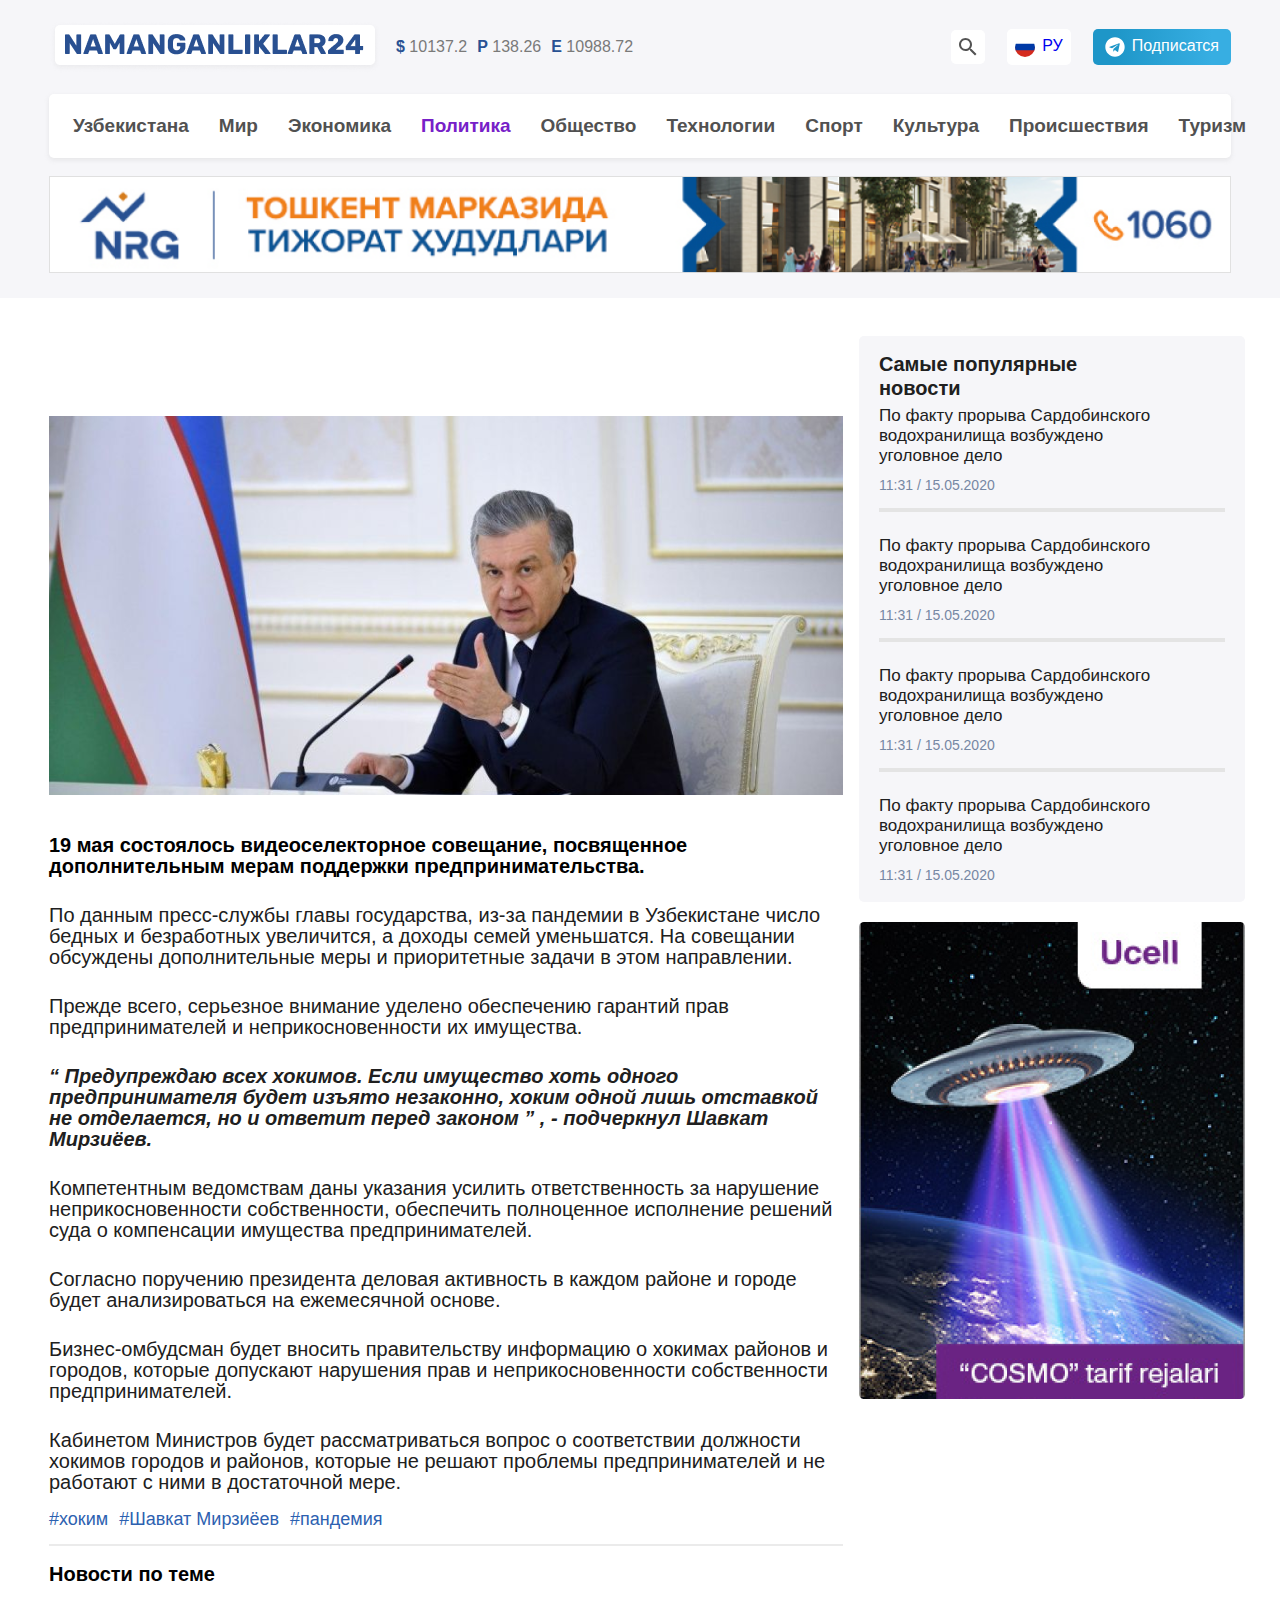
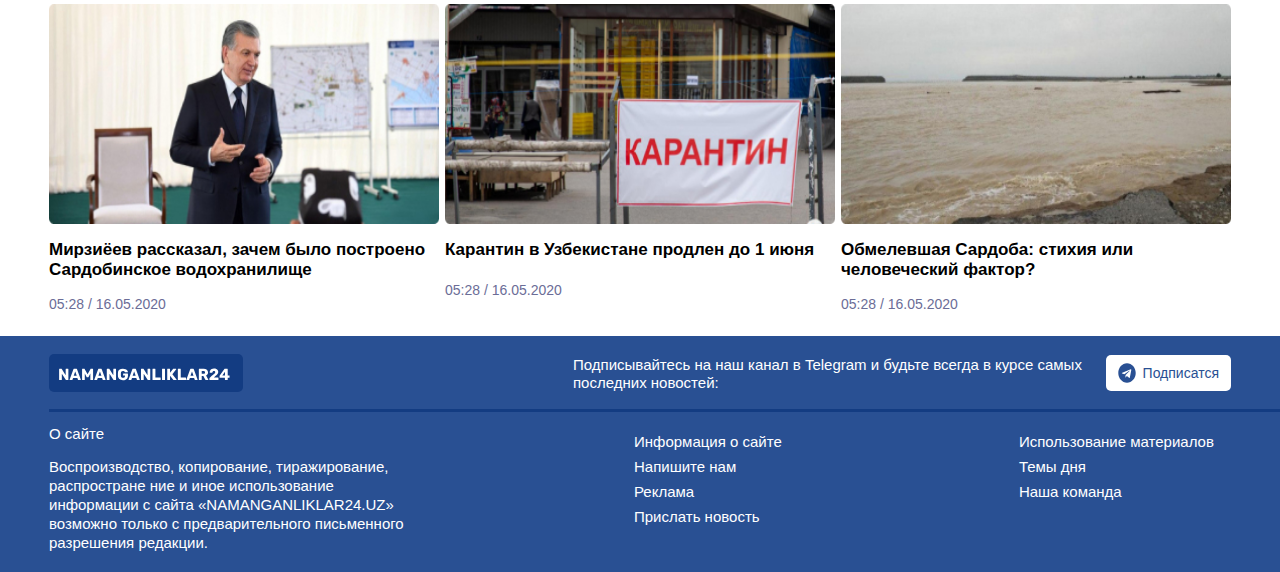
<file: article.html>
<!DOCTYPE html>
<html lang="en">
<head>
    <meta charset="UTF-8">
    <meta http-equiv="X-UA-Compatible" content="IE=edge">
    <meta name="viewport" content="width=device-width, initial-scale=1.0">
    <title>Namanganliklar24_3page</title>
    <link rel="stylesheet" href="./css/normalize.css">
    <link rel="stylesheet" href="./css/main7.css">
    <!-- <link rel="stylesheet" href="./css/main.min.css"> -->
</head>
<body>
    <!-- header style -->
    <header class="header">
        <h1 class="visually-hidden">Namanganliklar24</h1>
        <div class="container">
        <div class="header__info">
            <a href="#" class="logo">
                <img class="logo__img" src="./img/logo.png" alt="logo namanganliklar">
            </a>
            <ul class="valyuta">
                <li class="valyuta__item"> 
                    <span class="valyuta__icon">$</span>
                     10137.2           
                </li>
                <li class="valyuta__item"> 
                    <span class="valyuta__icon">P</span>
                     138.26
                </li>
                <li class="valyuta__item"> 
                    <span class="valyuta__icon">E</span>
                     10988.72
                </li>
            </ul>
            <a href="#" class="search">
                <svg width="18" height="18" viewBox="0 0 18 18" fill="none" xmlns="http://www.w3.org/2000/svg">
                    <path d="M6.5 0C8.22391 0 9.87721 0.684819 11.0962 1.90381C12.3152 3.12279 13 4.77609 13 6.5C13 8.11 12.41 9.59 11.44 10.73L11.71 11H12.5L17.5 16L16 17.5L11 12.5V11.71L10.73 11.44C9.55055 12.4468 8.05071 12.9999 6.5 13C4.77609 13 3.12279 12.3152 1.90381 11.0962C0.684819 9.87721 0 8.22391 0 6.5C0 4.77609 0.684819 3.12279 1.90381 1.90381C3.12279 0.684819 4.77609 0 6.5 0V0ZM6.5 2C4 2 2 4 2 6.5C2 9 4 11 6.5 11C9 11 11 9 11 6.5C11 4 9 2 6.5 2Z" fill="#535353"/>
                </svg>  
             </a>
             <a href="#" class="language">
                <svg class="flag" width="20" height="20" viewBox="0 0 20 20" fill="none" xmlns="http://www.w3.org/2000/svg">
                    <path d="M0.0332031 0.0506592H19.9668V10.0009H0.0332031V0.0506592Z" fill="white"/>
                    <path d="M0.0332031 10H19.9668V19.9503H0.0332031V10Z" fill="#D52B1E"/>
                    <path d="M0.0332031 6.68317H19.9668V13.3167H0.0332031V6.68317Z" fill="#0039A6"/>
                    </svg>  
                    РУ                  
             </a>
             <a href="https://t.me/bakhodirovna3011" target="_blank" class="telegram"><svg width="20" height="20" viewBox="0 0 20 20" fill="none" xmlns="http://www.w3.org/2000/svg">
                <path d="M10 0.3125C4.64813 0.3125 0.3125 4.64875 0.3125 10C0.3125 15.3512 4.64875 19.6875 10 19.6875C15.3519 19.6875 19.6875 15.3512 19.6875 10C19.6875 4.64875 15.3512 0.3125 10 0.3125ZM14.7581 6.94938L13.1681 14.4419C13.0506 14.9731 12.7344 15.1019 12.2931 14.8519L9.87125 13.0669L8.70312 14.1919C8.57438 14.3206 8.465 14.43 8.215 14.43L8.38688 11.965L12.875 7.91C13.0706 7.73812 12.8319 7.64062 12.5737 7.8125L7.02688 11.3044L4.63625 10.5581C4.11688 10.3944 4.105 10.0387 4.74563 9.78875L14.0856 6.18688C14.5194 6.03063 14.8981 6.2925 14.7575 6.94875L14.7581 6.94938Z" fill="white"/>
                </svg>
                Подписатся                   
             </a>
        </div>
        <nav class="navbar ">    
            <ul class="nav">
                <li class="nav__item"> 
                    <a href="./index.html" target="_blank" class="nav__link">Узбекистана </a>
                </li>
                <li class="nav__item"> 
                    <a href="./about.html" target="_blank" class="nav__link">Мир</a>
                </li>
                <li class="nav__item"> 
                    <a href="./article.html" target="_blank" class="nav__link"> Экономика </a>
                </li>
                <li class="nav__item"> 
                    <a href="./contact.html" target="_blank" class="nav__link1">Политика</a>
                </li>
                <li class="nav__item"> 
                    <a href="#" class="nav__link">Общество</a>
                </li>
                <li class="nav__item"> 
                    <a href="#" class="nav__link">Технологии</a>
                </li>
                <li class="nav__item"> 
                    <a href="#" class="nav__link">Спорт</a>
                </li>
                <li class="nav__item"> 
                    <a href="#" class="nav__link">Культура</a>
                </li>
                <li class="nav__item"> 
                    <a href="#" class="nav__link">Происшествия</a>
                </li>
                <li class="nav__item last_link"> 
                    <a href="#" class="nav__link"> Туризм</a>
                </li>
            </ul>
        </nav>
        <a class="baner__link" href="#"><img src="./img/baner.png" alt="reklama" class="baner"></a>
    </div>
    </header>
    <!-- main style -->
    <main class="main container">
        <!-- section1 style -->
        <!-- <section class="section1">
            <ul class="covid19">
                <li class="covid19__item">
                    <svg width="43" height="45" viewBox="0 0 43 45" fill="none" xmlns="http://www.w3.org/2000/svg" xmlns:xlink="http://www.w3.org/1999/xlink">
                        <rect width="43" height="45" transform="matrix(-1 0 0 1 43 0)" fill="url(#pattern0)"/>
                        <defs>
                        <pattern id="pattern0" patternContentUnits="objectBoundingBox" width="1" height="1">
                        <use xlink:href="#image0_30_232" transform="translate(-0.0232558) scale(0.00817587 0.0078125)"/>
                        </pattern>
                        <image id="image0_30_232" width="128" height="128" xlink:href="[data-uri]"/>
                        </defs>
                        </svg>
                       <h2 class="covid19__text">Коронавирус COVID-19
                           в Узбекистане
                       </h2> 
                       <span class="covid19__line"></span> 
                </li>
                <li class="covid19__item">
                    <svg width="38" height="40" viewBox="0 0 38 40" fill="none" xmlns="http://www.w3.org/2000/svg">
                        <path d="M18.8125 1C8.97525 1 1 9.395 1 19.75C1 30.105 8.97525 38.5 18.8125 38.5C28.6498 38.5 36.625 30.105 36.625 19.75C36.625 9.395 28.6498 1 18.8125 1ZM2.63519 22.0544L7.72184 23.3869C7.69988 23.6394 7.6785 23.8925 7.6785 24.1694C7.67665 26.2295 8.1684 28.2568 9.10825 30.0637L6.54681 31.0775C4.42651 28.5414 3.06563 25.4022 2.63519 22.0544V22.0544ZM18.8125 36.9375C14.7441 36.9375 11.0219 35.36 8.15944 32.7587L10.2827 31.9056C12.3264 34.5463 15.3901 36.2294 18.8125 36.2294C22.2349 36.2294 25.2986 34.5463 27.3429 31.9056L29.4662 32.7587C26.6043 35.3594 22.8821 36.9375 18.8125 36.9375ZM9.16347 24.1687C9.16347 20.5494 11.3817 19.8225 14.9602 19.8225C15.6163 19.8225 16.2813 19.8463 16.9327 19.8694C18.1855 19.9156 19.4395 19.9156 20.6923 19.8694C21.3454 19.8463 22.0098 19.8225 22.6647 19.8225C26.2445 19.8225 28.4621 20.5494 28.4621 24.1687C28.4621 29.9575 24.1331 34.6669 18.8125 34.6669C13.4919 34.6669 9.16347 29.9575 9.16347 24.1687ZM31.0782 31.0769L28.5168 30.0631C29.4566 28.2561 29.9483 26.2288 29.9465 24.1687C29.9465 23.8919 29.9257 23.6388 29.9038 23.3863L34.9898 22.0538C34.5604 25.4019 33.1994 28.5414 31.0782 31.0769V31.0769ZM29.3795 21.27C27.9948 18.27 24.4032 18.2606 22.6647 18.2606C21.9932 18.2606 21.3116 18.2844 20.6424 18.3088C19.4233 18.3538 18.2029 18.3538 16.9838 18.3088C16.3096 18.2805 15.635 18.2644 14.9602 18.2606C13.2217 18.2606 9.63075 18.2706 8.24613 21.27L2.48556 19.7713L2.48438 19.75C2.48438 16.0569 3.60063 12.6344 5.49113 9.82938C5.70903 10.1431 6.07003 10.42 6.22262 10.2794C7.17179 9.43594 8.28594 8.82318 9.48575 8.48473C10.6856 8.14627 11.9415 8.09046 13.1642 8.32125C13.5085 8.39187 13.8125 7.05812 13.3951 6.97375C11.0694 6.53924 8.67292 7.00925 6.65191 8.29625C9.64441 4.78 13.9859 2.5625 18.8125 2.5625C23.7258 2.5625 28.1362 4.86187 31.1316 8.48812C29.0796 7.1265 26.6187 6.61991 24.2305 7.0675C23.8131 7.15188 24.1159 8.48625 24.4603 8.415C26.935 7.9475 29.4816 8.665 31.4018 10.3731C31.5627 10.52 31.9546 10.2094 32.1665 9.87812C34.1045 12.7655 35.1436 16.2147 35.1406 19.75V19.7706L29.3795 21.27" fill="#DC1E1E"/>
                        <path d="M22.0181 12.5331C21.5644 12.6981 21.2224 12.7181 21.2806 12.9931C22.4741 18.4756 27.3398 19.8469 30.9789 15.7287C31.16 15.5206 30.8733 15.3237 30.5592 14.94C27.6248 16.2619 23.753 14.9706 22.0181 12.5331Z" fill="#DC1E1E"/>
                        <path d="M15.9831 12.5319C14.0706 15.2194 10.1038 16.1394 7.44319 14.9413C7.1291 15.3231 6.84113 15.5206 7.02222 15.7288C10.6613 19.8488 15.5259 18.4756 16.7217 12.9931C16.7787 12.7181 16.4379 12.6975 15.9831 12.5319Z" fill="#DC1E1E"/>
                        </svg>
                       <p class="covid19__text1">
                        Инфицированы
                       <br>
                       <span class="covid19__span1">
                        2753
                       </span>
                        </p>
                       <span class="covid19__line1"></span> 
                </li>
                <li class="covid19__item">
                    <svg width="38" height="40" viewBox="0 0 38 40" fill="none" xmlns="http://www.w3.org/2000/svg">
                        <path d="M19 1.25C9.16275 1.25 1.1875 9.645 1.1875 20C1.1875 30.355 9.16275 38.75 19 38.75C28.8373 38.75 36.8125 30.355 36.8125 20C36.8125 9.645 28.8373 1.25 19 1.25ZM29.9155 31.49C28.4894 32.9906 26.7961 34.1803 24.9325 34.9911C23.069 35.8019 21.0719 36.2178 19.0554 36.215C10.5608 36.215 3.67333 28.9667 3.67333 20.0233C3.67333 11.08 10.5592 3.83167 19.0554 3.83167C27.55 3.83167 34.4375 11.08 34.4375 20.0233C34.4399 22.2258 34.0142 24.4055 33.1867 26.4283L33.2247 26.3233C32.4478 28.2532 31.3241 30.0069 29.9155 31.4883V31.49Z" fill="#15CE3D"/>
                        <path d="M11.2812 15.625H14.25V18.75H11.2812V15.625Z" fill="#15CE3D"/>
                        <path d="M23.75 15.625H26.7188V18.75H23.75V15.625Z" fill="#15CE3D"/>
                        <path d="M25.1069 24C24.6473 25.2157 23.8521 26.2585 22.8239 26.9938C21.7957 27.7291 20.5818 28.1231 19.3388 28.125H18.6611C17.425 28.1249 16.217 27.7364 15.192 27.0093C14.1669 26.2821 13.3714 25.2493 12.9073 24.0433L12.893 24L12.798 23.75H10.2394L10.6875 24.9283C11.9921 28.295 15.078 30.625 18.6817 30.625H19.3198C21.0302 30.6254 22.7021 30.0895 24.1219 29.0856C25.5418 28.0817 26.6454 26.6553 27.2919 24.9883L27.3125 24.9283L27.7605 23.75H25.2019L25.1069 24Z" fill="#15CE3D"/>
                        </svg>  
                        <p class="covid19__text2">
                            Выздоровели
                           <br>
                           <span class="covid19__span2">
                            2245
                           </span>
                            </p>
                           <span class="covid19__line1"></span>                                                                    
                </li>
                <li class="covid19__item">
                    <svg width="38" height="38" viewBox="0 0 38 38" fill="none" xmlns="http://www.w3.org/2000/svg">
                        <path d="M0 19C0 22.7578 1.11433 26.4313 3.20208 29.5558C5.28982 32.6804 8.25722 35.1156 11.729 36.5537C15.2008 37.9918 19.0211 38.368 22.7067 37.6349C26.3923 36.9018 29.7778 35.0922 32.435 32.435C35.0922 29.7778 36.9018 26.3923 37.6349 22.7067C38.368 19.0211 37.9918 15.2008 36.5537 11.729C35.1156 8.25722 32.6804 5.28982 29.5558 3.20208C26.4313 1.11433 22.7578 0 19 0C13.9609 0 9.12816 2.00178 5.56497 5.56497C2.00178 9.12816 0 13.9609 0 19ZM31.4179 29.5179L8.48214 6.58214C11.6044 3.98321 15.5853 2.64504 19.6435 2.83027C23.7017 3.0155 27.5441 4.71075 30.4167 7.58331C33.2892 10.4559 34.9845 14.2983 35.1697 18.3565C35.355 22.4147 34.0168 26.3956 31.4179 29.5179ZM8.46857 31.4314C5.18201 28.6405 3.13636 24.6601 2.78019 20.3631C2.42401 16.0661 3.78639 11.8033 6.56857 8.50928L29.4907 31.4314C26.5514 33.915 22.8277 35.2776 18.9796 35.2776C15.1316 35.2776 11.4078 33.915 8.46857 31.4314Z" fill="black"/>
                    </svg>  
                        <p class="covid19__text3">
                            Умерли
                           <br>
                           <span class="covid19__span3">
                            12
                           </span>
                         </p>                                             
                </li>
            </ul>
        </section> -->
        <!-- section2 style -->
        <!-- <section class="section2">
            <h2 class="visually-hidden">Yangiliklar</h2>
            <div class="post">
                <div class="post__info">
                   <a class="img__link1" href="#">
                    <img class="post__img1" src="./img/prezident@2x.jpg" alt="Shavkat Mirziyoyev Chordara suv ombori nima uchun qurilganini aytib berdi">
                   </a> 
                   <h3 class="post__text">
                    Мирзиёев рассказал, зачем было построено 
                    Сардобинское водохранилище
                   </h3>
                   <time class="post__time" datetime="2020-05-17 05:28">05:28 / 16.05.2020</time>
                </div>
                <div class="post__info">
                    <a class="img__link1" href="#">
                        <img class="post__img1" src="./img/karantin.jpg" alt="O'zbekistonda karantin 1 iyunga qadar uzaytirildi">
                    </a>  
                    <h3 class="post__text">
                        Карантин в Узбекистане продлен до 1 июня
                    </h3>
                    <time class="post__time1" datetime="2020-05-17 05:28">05:28 / 16.05.2020</time>                   
                </div>
                <div class="post__info">
                    <a class="img__link1" href="#">
                        <img class="post__img1" src="./img/sardoba.jpg" alt="Sardoba">
                    </a>  
                    <h3 class="post__text">
                        Обмелевшая Сардоба: стихия или 
                        человеческий фактор?
                    </h3>
                    <time class="post__time" datetime="2020-05-17 05:28">05:28 / 16.05.2020</time> 
                </div>
                <div class="post__info">
                    <a class="img__link1" href="#">
                        <img class="post__img1" src="./img/prokuror.jpg" alt="Sardoba to'g'onining yutuqlari">
                    </a> 
                    <h3 class="post__text">
                        Следствие проверяет четыре версии 
                        прорыва Сардобинской плотины
                    </h3>
                    <time class="post__time" datetime="2020-05-17 05:28">05:28 / 16.05.2020</time> 
                </div>
                <div class="post__info">
                    <a class="img__link1" href="#">
                        <img class="post__img1" src="./img/tez-yordam.jpg" alt="Koronavirusning yana 7 ta holati aniqlandi">
                    </a> 
                    <h3 class="post__text">
                        Выявлено еще 7 случаев коронавируса
                    </h3>
                    <time class="post__time1" datetime="2020-05-17 05:28">05:28 / 16.05.2020</time> 
                </div>
                <div class="post__info">
                    <a class="img__link1" href="#">
                        <img class="post__img1" src="./img/stop-karantin.jpg" alt="Karantinning ikkinchi oyi natijalari">
                    </a> 
                    <h3 class="post__text">
                        Итоги второго месяца карантина
                    </h3>
                    <time class="post__time1" datetime="2020-05-17 05:28">05:28 / 16.05.2020</time> 
                </div>
            </div>
        </section> -->
        <!-- section3 style -->
        <!-- <section class="section3">
            <h2 class="visually-hidden">Notificationni yoqish</h2>
            <div class="notification">
                <img class="notification__img" src="./img/bell-icon@2x.svg" alt="bell">
                <h3 class="notification__text">Хотите узнать новости первыми? подключите уведомления!</h3>
                <a class="notification__link" href="#">Включит  уведомления!</a>
            </div>
        </section> -->
        <!-- section4 style -->
        <section class="section4"> 
            <h2 class="visually-hidden">Oxirgi yangiliklar</h2>
            <div class="news">
                <!-- <div class="news__main">
                    <h3 class="news__title">Последние новости</h3>
                    <div class="news__items">
                        <div class="new">
                             <a class="news__img" href="#"><img src="./img/post1.png" alt="Sardoba suv omborining paydo bo'lishi faktiga ko'ra jinoyat ishi qo'zg'atildi"></a>
                            <div class="news__info">
                                <h3 class="news__info1">По факту прорыва Сардобинского водохранилища возбуждено уголовное дело</h3>
                                <p class="news__text">
                                    После прорыва дамбы Сардобинского водохранилища возбуждено уголовное дело, сообщили в пресс-службе Генпрокуратуры Узбекистана.
                                </p>
                                <div class="news__time">
                                    <svg width="18" height="20" viewBox="0 0 18 20" fill="none" xmlns="http://www.w3.org/2000/svg">
                                        <path d="M4.11111 8.61108H5.66667V10.2778H4.11111V8.61108ZM15 4.44442V16.1111C15 17.0278 14.3 17.7778 13.4444 17.7778H2.55556C2.143 17.7778 1.74733 17.6022 1.45561 17.2896C1.16389 16.977 1 16.5531 1 16.1111L1.00778 4.44442C1.00778 3.52775 1.69222 2.77775 2.55556 2.77775H3.33333V1.11108H4.88889V2.77775H11.1111V1.11108H12.6667V2.77775H13.4444C14.3 2.77775 15 3.52775 15 4.44442ZM2.55556 6.11108H13.4444V4.44442H2.55556V6.11108ZM13.4444 16.1111V7.77775H2.55556V16.1111H13.4444ZM10.3333 10.2778H11.8889V8.61108H10.3333V10.2778ZM7.22222 10.2778H8.77778V8.61108H7.22222V10.2778Z" fill="#7688A4"/>
                                    </svg>
                                    <time datetime="2020-05-15 11:31">
                                        11:31 / 15.05.2020</time>
                                </div>
                            </div>
                        </div>
                        
                        <div class="new">
                            <a class="news__img" href="#"><img src="./img/post2.png" alt="Prezident:biz karantin kundalik hayotning bir qismi sifatida qoidalarni qabul qilishimiz kerak"></a>
                            <div class="news__info">
                                <h3 class="news__info1">Мирзиёев: «Нам следовало бы принять некоторые правила карантина как часть повседневной жизни»</h3>
                                <p class="news__text">
                                    Президент Узбекистана заявил, что после того, как угроза коронавируса исчезнет, в стране следовало бы принять некоторые правила периода карантина как часть своей повседневной жизни.
                                </p>
                                <div class="news__time">
                                    <svg width="18" height="20" viewBox="0 0 18 20" fill="none" xmlns="http://www.w3.org/2000/svg">
                                        <path d="M4.11111 8.61108H5.66667V10.2778H4.11111V8.61108ZM15 4.44442V16.1111C15 17.0278 14.3 17.7778 13.4444 17.7778H2.55556C2.143 17.7778 1.74733 17.6022 1.45561 17.2896C1.16389 16.977 1 16.5531 1 16.1111L1.00778 4.44442C1.00778 3.52775 1.69222 2.77775 2.55556 2.77775H3.33333V1.11108H4.88889V2.77775H11.1111V1.11108H12.6667V2.77775H13.4444C14.3 2.77775 15 3.52775 15 4.44442ZM2.55556 6.11108H13.4444V4.44442H2.55556V6.11108ZM13.4444 16.1111V7.77775H2.55556V16.1111H13.4444ZM10.3333 10.2778H11.8889V8.61108H10.3333V10.2778ZM7.22222 10.2778H8.77778V8.61108H7.22222V10.2778Z" fill="#7688A4"/>
                                    </svg>
                                    <time datetime="2020-05-15 11:31">
                                        11:31 / 15.05.2020</time>
                                </div>
                           </div>
                       </div>

                       <div class="new">
                        <a class="news__img" href="#"><img src="./img/post4.png" alt="Toshkentda elektron yo'l chiptalarining yangi tizimini joriy etish rejalashtirilmoqda"></a>                       
                            <div class="news__info">
                                <h3 class="news__info1">В Ташкенте планируют ввести новую систему электронных проездных билетов</h3>
                                <p class="news__text">
                                    Целью этих изменений является максимально возможное сокращение количества других маршрутов на улицах, где проходят основные маршруты.
                                </p>
                                <div class="news__time">
                                    <svg width="18" height="20" viewBox="0 0 18 20" fill="none" xmlns="http://www.w3.org/2000/svg">
                                        <path d="M4.11111 8.61108H5.66667V10.2778H4.11111V8.61108ZM15 4.44442V16.1111C15 17.0278 14.3 17.7778 13.4444 17.7778H2.55556C2.143 17.7778 1.74733 17.6022 1.45561 17.2896C1.16389 16.977 1 16.5531 1 16.1111L1.00778 4.44442C1.00778 3.52775 1.69222 2.77775 2.55556 2.77775H3.33333V1.11108H4.88889V2.77775H11.1111V1.11108H12.6667V2.77775H13.4444C14.3 2.77775 15 3.52775 15 4.44442ZM2.55556 6.11108H13.4444V4.44442H2.55556V6.11108ZM13.4444 16.1111V7.77775H2.55556V16.1111H13.4444ZM10.3333 10.2778H11.8889V8.61108H10.3333V10.2778ZM7.22222 10.2778H8.77778V8.61108H7.22222V10.2778Z" fill="#7688A4"/>
                                    </svg>
                                    <time datetime="2020-05-15 11:31">
                                        11:31 / 15.05.2020</time>
                                </div>
                            </div>
                        </div>

                        <div class="new">
                            <a class="news__img" href="#"><img src="./img/post5.png" alt="Sardoba suv omborining paydo bo'lishi faktiga ko'ra jinoyat ishi qo'zg'atildi"></a>                              
                            <div class="news__info">
                                <h3 class="news__info1">По факту прорыва Сардобинского водохранилища возбуждено уголовное дело</h3>
                                <p class="news__text">
                                    После прорыва дамбы Сардобинского водохранилища возбуждено уголовное дело, сообщили в пресс-службе Генпрокуратуры Узбекистана.
                                </p>
                                <div class="news__time">
                                    <svg width="18" height="20" viewBox="0 0 18 20" fill="none" xmlns="http://www.w3.org/2000/svg">
                                        <path d="M4.11111 8.61108H5.66667V10.2778H4.11111V8.61108ZM15 4.44442V16.1111C15 17.0278 14.3 17.7778 13.4444 17.7778H2.55556C2.143 17.7778 1.74733 17.6022 1.45561 17.2896C1.16389 16.977 1 16.5531 1 16.1111L1.00778 4.44442C1.00778 3.52775 1.69222 2.77775 2.55556 2.77775H3.33333V1.11108H4.88889V2.77775H11.1111V1.11108H12.6667V2.77775H13.4444C14.3 2.77775 15 3.52775 15 4.44442ZM2.55556 6.11108H13.4444V4.44442H2.55556V6.11108ZM13.4444 16.1111V7.77775H2.55556V16.1111H13.4444ZM10.3333 10.2778H11.8889V8.61108H10.3333V10.2778ZM7.22222 10.2778H8.77778V8.61108H7.22222V10.2778Z" fill="#7688A4"/>
                                    </svg>
                                    <time datetime="2020-05-15 11:31">
                                        11:31 / 15.05.2020</time>
                                </div>
                            </div>
                        </div>

                        <div class="new">
                            <a class="news__img" href="#"><img src="./img/post2.png" alt="Prezident:biz karantin kundalik hayotning bir qismi sifatida qoidalarni qabul qilishimiz kerak"></a>
                            <div class="news__info">
                                <h3 class="news__info1">Мирзиёев: «Нам следовало бы принять некоторые правила карантина как часть повседневной жизни»</h3>
                                <p class="news__text">
                                    Президент Узбекистана заявил, что после того, как угроза коронавируса исчезнет, в стране следовало бы принять некоторые правила периода карантина как часть своей повседневной жизни.
                                </p>
                                <div class="news__time">
                                    <svg width="18" height="20" viewBox="0 0 18 20" fill="none" xmlns="http://www.w3.org/2000/svg">
                                        <path d="M4.11111 8.61108H5.66667V10.2778H4.11111V8.61108ZM15 4.44442V16.1111C15 17.0278 14.3 17.7778 13.4444 17.7778H2.55556C2.143 17.7778 1.74733 17.6022 1.45561 17.2896C1.16389 16.977 1 16.5531 1 16.1111L1.00778 4.44442C1.00778 3.52775 1.69222 2.77775 2.55556 2.77775H3.33333V1.11108H4.88889V2.77775H11.1111V1.11108H12.6667V2.77775H13.4444C14.3 2.77775 15 3.52775 15 4.44442ZM2.55556 6.11108H13.4444V4.44442H2.55556V6.11108ZM13.4444 16.1111V7.77775H2.55556V16.1111H13.4444ZM10.3333 10.2778H11.8889V8.61108H10.3333V10.2778ZM7.22222 10.2778H8.77778V8.61108H7.22222V10.2778Z" fill="#7688A4"/>
                                    </svg>
                                    <time datetime="2020-05-15 11:31">
                                        11:31 / 15.05.2020</time>
                                </div>
                           </div>
                       </div>

                       <div class="new">
                            <a class="news__img" href="#"><img src="./img/post4.png" alt="Toshkentda elektron yo'l chiptalarining yangi tizimini joriy etish rejalashtirilmoqda"></a>    
                            <div class="news__info">
                                <h3 class="news__info1">В Ташкенте планируют ввести новую систему электронных проездных билетов</h3>
                                <p class="news__text">
                                    Целью этих изменений является максимально возможное сокращение количества других маршрутов на улицах, где проходят основные маршруты.
                                </p>
                                <div class="news__time">
                                    <svg width="18" height="20" viewBox="0 0 18 20" fill="none" xmlns="http://www.w3.org/2000/svg">
                                        <path d="M4.11111 8.61108H5.66667V10.2778H4.11111V8.61108ZM15 4.44442V16.1111C15 17.0278 14.3 17.7778 13.4444 17.7778H2.55556C2.143 17.7778 1.74733 17.6022 1.45561 17.2896C1.16389 16.977 1 16.5531 1 16.1111L1.00778 4.44442C1.00778 3.52775 1.69222 2.77775 2.55556 2.77775H3.33333V1.11108H4.88889V2.77775H11.1111V1.11108H12.6667V2.77775H13.4444C14.3 2.77775 15 3.52775 15 4.44442ZM2.55556 6.11108H13.4444V4.44442H2.55556V6.11108ZM13.4444 16.1111V7.77775H2.55556V16.1111H13.4444ZM10.3333 10.2778H11.8889V8.61108H10.3333V10.2778ZM7.22222 10.2778H8.77778V8.61108H7.22222V10.2778Z" fill="#7688A4"/>
                                    </svg>
                                    <time datetime="2020-05-15 11:31">
                                        11:31 / 15.05.2020</time>
                                </div>
                            </div>
                        </div>
                        <div class="news__button">
                          <a href="#" class="news__button__link">Больше новостей</a>
                        </div>
                   </div>
                </div> -->
                 <div class="information">
                    <div class="information__img"> 
                        <img  class="information__img_link" src="./img/prezident3.png" alt="prezident img">
                    </div>
                    <div class="information__box">
                        <ul class="information__box">
                            <li>
                                19 мая состоялось видеоселекторное совещание, 
                                посвященное дополнительным мерам поддержки 
                                предпринимательства.
                            </li>
                            <li>
                                По данным пресс-службы главы государства, из-за пандемии в Узбекистане число 
                                бедных и безработных увеличится, а доходы семей уменьшатся. На совещании обсуждены 
                                дополнительные меры и приоритетные задачи в этом направлении.
                            </li>
                            <li>
                                 Прежде всего, серьезное внимание уделено обеспечению гарантий прав
                                 предпринимателей и неприкосновенности их имущества.
                            </li>
                            <li>
                                <q>
                                    Предупреждаю всех хокимов. Если имущество хоть одного предпринимателя будет изъято незаконно, хоким одной лишь отставкой не отделается, но и ответит перед законом
                               </q>
                               , - подчеркнул Шавкат Мирзиёев.
                            </li>
                            <li>
                                 Компетентным ведомствам даны указания усилить ответственность за нарушение 
                                 неприкосновенности собственности, обеспечить полноценное исполнение решений 
                                 суда о компенсации имущества предпринимателей.
                            </li>
                            <li>
                                 Согласно поручению президента деловая активность в каждом районе и городе будет анализироваться на ежемесячной основе.
                            </li>
                            <li>
                                  Бизнес-омбудсман будет вносить правительству информацию о хокимах районов и городов, которые допускают нарушения прав и неприкосновенности собственности предпринимателей.
                            </li>
                            <li>
                                  Кабинетом Министров будет рассматриваться вопрос о соответствии должности хокимов городов и районов, которые не решают проблемы предпринимателей и не работают с ними в достаточной мере. 
                            </li>
                        </ul>
                        <div class="information__hashtag">
                            <a class="hashtag__link" href="#">#хоким </a>
                            <a class="hashtag__link" href="#"> #Шавкат Мирзиёев </a>
                            <a class="hashtag__link" href="#"> #пандемия</a>
                        </div>
                        <div class="information__line"></div>
                    </div>
                 </div>
                <div class="popular__box">
                    <div class="news__popular">
                        <h2 class="popular__title">Cамые популярные новости</h2> 
                        <h2 class="popular__info">По факту прорыва Сардобинского водохранилища возбуждено уголовное дело</h2>
                        <time class="popular__time" datetime="2020-05-15 11:31">11:31 / 15.05.2020</time>
                        <span class="popular__line"></span>
        
                        <h2 class="popular__info">По факту прорыва Сардобинского водохранилища возбуждено уголовное дело</h2>
                        <time class="popular__time" datetime="2020-05-15 11:31">11:31 / 15.05.2020</time>
                        <span class="popular__line"></span>
        
                        <h2 class="popular__info">По факту прорыва Сардобинского водохранилища возбуждено уголовное дело</h2>
                        <time class="popular__time" datetime="2020-05-15 11:31">11:31 / 15.05.2020</time>
                        <span class="popular__line"></span>
        
                        <h2 class="popular__info">По факту прорыва Сардобинского водохранилища возбуждено уголовное дело</h2>
                        <time class="popular__time" datetime="2020-05-15 11:31">11:31 / 15.05.2020</time>
                    </div>
                    <div class="news__reklama">
                     <a class="reklama__img" href="#"><img src="./img/ucell.png" alt="UCELL ta`rif rejalari"></a>
                    </div>
                </div>
        </div>
        </section>
               <!-- section2 style -->
        <section class="section2">
            <h2 class="visually-hidden">Yangiliklar</h2>
            <h3 class="post__title">Новости по теме
            </h3>
            <div class="post">
                <div class="post__info">
                   <a class="img__link1" href="#">
                    <img class="post__img1" src="./img/prezident@2x.jpg" alt="Shavkat Mirziyoyev Chordara suv ombori nima uchun qurilganini aytib berdi">
                   </a> 
                   <h3 class="post__text">
                    Мирзиёев рассказал, зачем было построено 
                    Сардобинское водохранилище
                   </h3>
                   <time class="post__time" datetime="2020-05-17 05:28">05:28 / 16.05.2020</time>
                </div>
                <div class="post__info">
                    <a class="img__link1" href="#">
                        <img class="post__img1" src="./img/karantin.jpg" alt="O'zbekistonda karantin 1 iyunga qadar uzaytirildi">
                    </a>  
                    <h3 class="post__text">
                        Карантин в Узбекистане продлен до 1 июня
                    </h3>
                    <time class="post__time1" datetime="2020-05-17 05:28">05:28 / 16.05.2020</time>                   
                </div>
                <div class="post__info">
                    <a class="img__link1" href="#">
                        <img class="post__img1" src="./img/sardoba.jpg" alt="Sardoba">
                    </a>  
                    <h3 class="post__text">
                        Обмелевшая Сардоба: стихия или 
                        человеческий фактор?
                    </h3>
                    <time class="post__time" datetime="2020-05-17 05:28">05:28 / 16.05.2020</time> 
                </div>
            </div>
        </section> 
        <!-- section5 style -->
        <!-- <section class="section5">
            <h2 class="visually-hidden">Yuklab olish ucun</h2>
            <div class="apps">
                <img class="apps__img" src="./img/telephone.png" alt="Har doim eng so'nggi yangiliklardan xabardor bo'ling!">
                <div class="apps__title">
                    <h3 class="apps__info">
                        Всегда будьте в курсе последних новостей!
                    </h3>
                    <p class="apps__text">
                        Установите мобильное приложение NAMANGANLIKLAR24
                        и все новости в вашем кармане!
                    </p>
                </div>
                <a class="apps__link" href="#">
                    <img class="img__google" src="./img/googleplay.svg" alt="googleplay">
                </a>
                <a class="apps__link" href="#">
                    <img class="img__appstore" src="./img/appstore.svg" alt="appstore">
                </a>
            </div>
        </section> -->
    </main>
     <!-- footer style  -->
    <footer class="footer ">
        <div class="container">
            <div class="footer__info">
                <a class="logo1" href="#"> 
                 <img class="logo1__img" src="./img/group.svg" alt="namanganliklar24">
                 </a>
                 <p class="footer__text">Подписывайтесь на наш канал в Telegram и будьте всегда в курсе самых последних новостей:</p>
                 <a href="https://t.me/bakhodirovna3011" target="_blank" class="telegram1"><svg width="18" height="20" viewBox="0 0 18 20" fill="none" xmlns="http://www.w3.org/2000/svg">
                     <path d="M9 0.3125C4.18331 0.3125 0.28125 4.64875 0.28125 10C0.28125 15.3512 4.18387 19.6875 9 19.6875C13.8167 19.6875 17.7188 15.3512 17.7188 10C17.7188 4.64875 13.8161 0.3125 9 0.3125ZM13.2823 6.94938L11.8513 14.4419C11.7456 14.9731 11.4609 15.1019 11.0638 14.8519L8.88412 13.0669L7.83281 14.1919C7.71694 14.3206 7.6185 14.43 7.3935 14.43L7.54819 11.965L11.5875 7.91C11.7636 7.73812 11.5487 7.64062 11.3164 7.8125L6.32419 11.3044L4.17263 10.5581C3.70519 10.3944 3.6945 10.0387 4.27106 9.78875L12.6771 6.18688C13.0674 6.03063 13.4083 6.2925 13.2817 6.94875L13.2823 6.94938Z" fill="#295093"/>
                     </svg>
                     Подписатся                   
                </a>
            </div> 
            <span class="site__line"></span>
            <div class="site">
            
             <div class="site__info">
                <a href="#" class="site__link">
                    О сайте 
                </a>
                <p class="site__text">
                    Воспроизводство, копирование, тиражирование, распростране ние и иное использование информации с сайта 
                    «NAMANGANLIKLAR24.UZ» возможно только с предварительного письменного разрешения редакции.
                </p>
             </div>
             <div class="site__info1">
                <ul class="site__info1">
                    <li class="site__item1"><a href="#" class="site__link">Информация о сайте</a></li>
                    <li class="site__item1"><a href="#" class="site__link">Напишите нам</a></li>
                    <li class="site__item1"><a href="#" class="site__link">Реклама</a></li>
                    <li class="site__item1"><a href="#" class="site__link">Прислать новость</a></li>
                </ul>
             </div>
             <div class="site__info2">
                <ul class="site__info2">
                    <li class="site__item1"><a href="#" class="site__link"></a>Использование материалов</li>
                    <li class="site__item1"><a href="#" class="site__link">Темы дня </a></li>
                    <li class="site__item1"><a href="#" class="site__link">Наша команда</a></li>
                </ul>
             </div>
            </div>
        </div>
    </footer>        
             
  
</body>
</html>
</file>
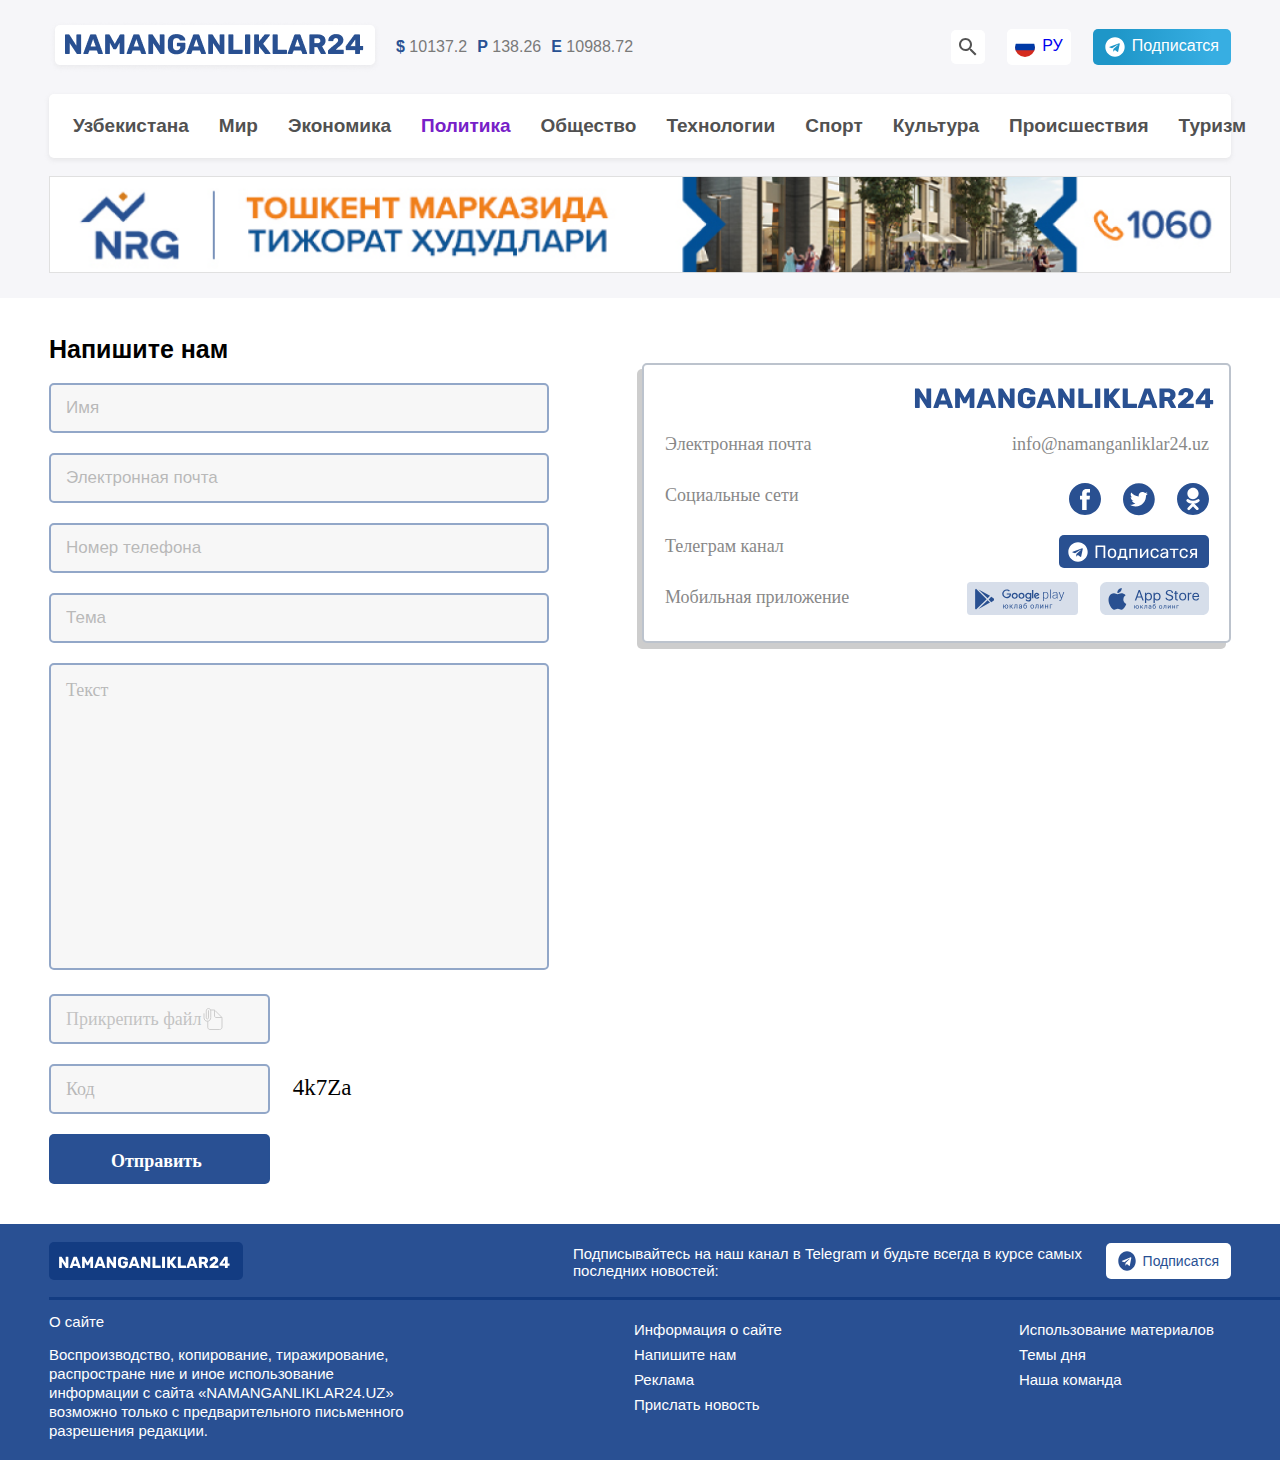
<file: contact.html>
<!DOCTYPE html>
<html lang="en">
<head>
    <meta charset="UTF-8">
    <meta http-equiv="X-UA-Compatible" content="IE=edge">
    <meta name="viewport" content="width=device-width, initial-scale=1.0">
    <title>Namanganliklar24</title>
    <link rel="stylesheet" href="./css/normalize.css">
    <link rel="stylesheet" href="./css/main7.css">
    <!-- <link rel="stylesheet" href="./css/main.min.css"> -->
</head>
<body>
    <!-- header style -->
    <header class="header">
        <h1 class="visually-hidden">Namanganliklar24</h1>
        <div class="container">
        <div class="header__info">
            <a href="#" class="logo">
                <img class="logo__img" src="./img/logo.png" alt="logo namanganliklar">
            </a>
            <ul class="valyuta">
                <li class="valyuta__item"> 
                    <span class="valyuta__icon">$</span>
                     10137.2           
                </li>
                <li class="valyuta__item"> 
                    <span class="valyuta__icon">P</span>
                     138.26
                </li>
                <li class="valyuta__item"> 
                    <span class="valyuta__icon">E</span>
                     10988.72
                </li>
            </ul>
            <a href="#" class="search">
                <svg width="18" height="18" viewBox="0 0 18 18" fill="none" xmlns="http://www.w3.org/2000/svg">
                    <path d="M6.5 0C8.22391 0 9.87721 0.684819 11.0962 1.90381C12.3152 3.12279 13 4.77609 13 6.5C13 8.11 12.41 9.59 11.44 10.73L11.71 11H12.5L17.5 16L16 17.5L11 12.5V11.71L10.73 11.44C9.55055 12.4468 8.05071 12.9999 6.5 13C4.77609 13 3.12279 12.3152 1.90381 11.0962C0.684819 9.87721 0 8.22391 0 6.5C0 4.77609 0.684819 3.12279 1.90381 1.90381C3.12279 0.684819 4.77609 0 6.5 0V0ZM6.5 2C4 2 2 4 2 6.5C2 9 4 11 6.5 11C9 11 11 9 11 6.5C11 4 9 2 6.5 2Z" fill="#535353"/>
                </svg>  
             </a>
             <a href="#" class="language">
                <svg class="flag" width="20" height="20" viewBox="0 0 20 20" fill="none" xmlns="http://www.w3.org/2000/svg">
                    <path d="M0.0332031 0.0506592H19.9668V10.0009H0.0332031V0.0506592Z" fill="white"/>
                    <path d="M0.0332031 10H19.9668V19.9503H0.0332031V10Z" fill="#D52B1E"/>
                    <path d="M0.0332031 6.68317H19.9668V13.3167H0.0332031V6.68317Z" fill="#0039A6"/>
                    </svg>  
                    РУ                  
             </a>
             <a href="https://t.me/bakhodirovna3011" target="_blank" class="telegram"><svg width="20" height="20" viewBox="0 0 20 20" fill="none" xmlns="http://www.w3.org/2000/svg">
                <path d="M10 0.3125C4.64813 0.3125 0.3125 4.64875 0.3125 10C0.3125 15.3512 4.64875 19.6875 10 19.6875C15.3519 19.6875 19.6875 15.3512 19.6875 10C19.6875 4.64875 15.3512 0.3125 10 0.3125ZM14.7581 6.94938L13.1681 14.4419C13.0506 14.9731 12.7344 15.1019 12.2931 14.8519L9.87125 13.0669L8.70312 14.1919C8.57438 14.3206 8.465 14.43 8.215 14.43L8.38688 11.965L12.875 7.91C13.0706 7.73812 12.8319 7.64062 12.5737 7.8125L7.02688 11.3044L4.63625 10.5581C4.11688 10.3944 4.105 10.0387 4.74563 9.78875L14.0856 6.18688C14.5194 6.03063 14.8981 6.2925 14.7575 6.94875L14.7581 6.94938Z" fill="white"/>
                </svg>
                Подписатся                   
             </a>
        </div>
        <nav class="navbar ">    
            <ul class="nav">
                <li class="nav__item"> 
                    <a href="./index.html" target="_blank" class="nav__link">Узбекистана </a>
                </li>
                <li class="nav__item"> 
                    <a href="./about.html" target="_blank" class="nav__link">Мир</a>
                </li>
                <li class="nav__item"> 
                    <a href="./article.html" target="_blank" class="nav__link"> Экономика </a>
                </li>
                <li class="nav__item"> 
                    <a href="./contact.html" target="_blank" class="nav__link1">Политика</a>
                </li>
                <li class="nav__item"> 
                    <a href="#" class="nav__link">Общество</a>
                </li>
                <li class="nav__item"> 
                    <a href="#" class="nav__link">Технологии</a>
                </li>
                <li class="nav__item"> 
                    <a href="#" class="nav__link">Спорт</a>
                </li>
                <li class="nav__item"> 
                    <a href="#" class="nav__link">Культура</a>
                </li>
                <li class="nav__item"> 
                    <a href="#" class="nav__link">Происшествия</a>
                </li>
                <li class="nav__item last_link"> 
                    <a href="#" class="nav__link"> Туризм</a>
                </li>
            </ul>
        </nav>
        <a class="baner__link" href="#"><img src="./img/baner.png" alt="reklama" class="baner"></a>
    </div>
    </header>
    <!-- main style -->
    <main class="main container"> 
        <section class="form">  
                <h2 class="form__title">
                    Напишите нам
                </h2>
                <div class="form__boxes">
                    <form class="form__box" action="http://namanganliklar24" method="get">
                        <label class="form__label">
                            <input 
                            required 
                                name="firstname" 
                                type="text" 
                                placeholder="Имя">
                        </label>
                        <label class="form__label">
                            <input class="form__email"
                            required 
                            name="gmail" 
                            type="email" 
                            placeholder="Электронная почта">
                        </label>
                        <label class="form__label">
                            <input class="form__phone"
                            required 
                            maxlength="9"
                            pattern="[8-9]{1}[0-9]{1}[0-9]{3}[0-9]{2}[0-9]{2}"
                            name="phone-number" 
                            type="tel" 
                            placeholder="Номер телефона">
                        </label>
                        <label class="form__label">
                            <input class="form__tema"
                            required 
                            name="thema" 
                            type="tema" 
                            placeholder="Тема">
                        </label>
                        <textarea name="text" placeholder="Текст" id="textarea" cols="30" rows="10"></textarea>
                        <label class="form__file">Прикрепить файл
                            <input
                            required 
                            name="file" type="file">
                            <svg width="24" height="24" viewBox="0 0 24 24" fill="none" xmlns="http://www.w3.org/2000/svg">
                                <path d="M9.75 3H12.8789C13.2766 3.00006 13.658 3.15804 13.9392 3.43922L20.5608 10.0608C20.842 10.342 20.9999 10.7234 21 11.1211V20.25C21 20.8467 20.7629 21.419 20.341 21.841C19.919 22.2629 19.3467 22.5 18.75 22.5H9C8.40326 22.5 7.83097 22.2629 7.40901 21.841C6.98705 21.419 6.75 20.8467 6.75 20.25V14.25" stroke="#9C9C9C" stroke-linecap="round" stroke-linejoin="round"/>
                                <path d="M13.5 3.375V9C13.5 9.39782 13.658 9.77936 13.9393 10.0607C14.2206 10.342 14.6022 10.5 15 10.5H20.625" stroke="#9C9C9C" stroke-linecap="round" stroke-linejoin="round"/>
                                <path d="M7.5 3.75V10.875C7.50195 11.0233 7.47419 11.1704 7.41834 11.3078C7.3625 11.4452 7.27971 11.57 7.17485 11.6748C7.06999 11.7797 6.94519 11.8625 6.80782 11.9183C6.67045 11.9742 6.52328 12.002 6.375 12C5.8125 12 5.25 11.5734 5.25 10.875V4.125C5.25 2.69109 6.02672 1.5 7.5 1.5C8.97328 1.5 9.75 2.6625 9.75 4.09594V10.5998C9.75 12.6155 8.44594 14.25 6.375 14.25C4.30406 14.25 3 12.6159 3 10.5998V6.75" stroke="#9C9C9C" stroke-miterlimit="10" stroke-linecap="round"/>
                                </svg>
                                
                        </label>
                        <label class="form__parol__label">
                         <input class="form__parol"
                            required name="parol" type="password" placeholder="Код">
                            4k7Za
                        </label>
                        <button class="form__button" type="submit">Отправить</button>
                    </form>
        
        
        
                    <div class="box-left">
                            <a class="box-left__img" href="#"><img src="./img/NAMANGANLIKLAR24form.svg" alt="namanganliklar24"></a>
                        <div class="box-left1">
                            <div class="box-left__units">
                                <ul>
                                    <li>Электронная почта</li>
                                    <li>Социальные сети</li>
                                    <li>Телеграм канал</li>
                                    <li>Мобильная приложение</li>
                                </ul>
                            </div>
                                <div class="box-left2">
                                    <p class="box-left__email">info@namanganliklar24.uz</p>
                                    <div class="box-left__icons">
                                        <ul class="box-left__icons">
                                            <li><a href="#"><img src="./img/facebook.svg" alt="facebook"></a></li>
                                            <li><a href="#"><img src="./img/tvittor.svg" alt="twitter"></a></li>
                                            <li><a href="#"><img src="./img/ok.svg" alt="OK"></a></li>
                                        </ul>
                                    </div>
                                    <div>
                                        <a href="https://t.me/bakhodirovna3011" target="_blank"> 
                                        <img class="box-left__telegram" src="./img/telegramform.svg" alt="telegram">
                                        </a>
                                    </div> 
                                    <div class="box-left__apps">
                                        <ul class="box-left__apps">
                                            <li><a href="#"><img src="./img/google.svg" alt="googleplay"></a></li>
                                            <li><a href="#"><img src="./img/apple.svg" alt="appstore"></a></li>
                                        </ul>
                                    </div>
                                </div>
                        </div>
                    </div>
                </div>
        </section>
    </main>
    <!-- footer style -->
    <footer class="footer ">
        <div class="container">
            <div class="footer__info">
                <a class="logo1" href="#"> 
                 <img class="logo1__img" src="./img/group.svg" alt="namanganliklar24">
                 </a>
                 <p class="footer__text">Подписывайтесь на наш канал в Telegram и будьте всегда в курсе самых последних новостей:</p>
                 <a href="https://t.me/bakhodirovna3011" target="_blank" class="telegram1"><svg width="18" height="20" viewBox="0 0 18 20" fill="none" xmlns="http://www.w3.org/2000/svg">
                     <path d="M9 0.3125C4.18331 0.3125 0.28125 4.64875 0.28125 10C0.28125 15.3512 4.18387 19.6875 9 19.6875C13.8167 19.6875 17.7188 15.3512 17.7188 10C17.7188 4.64875 13.8161 0.3125 9 0.3125ZM13.2823 6.94938L11.8513 14.4419C11.7456 14.9731 11.4609 15.1019 11.0638 14.8519L8.88412 13.0669L7.83281 14.1919C7.71694 14.3206 7.6185 14.43 7.3935 14.43L7.54819 11.965L11.5875 7.91C11.7636 7.73812 11.5487 7.64062 11.3164 7.8125L6.32419 11.3044L4.17263 10.5581C3.70519 10.3944 3.6945 10.0387 4.27106 9.78875L12.6771 6.18688C13.0674 6.03063 13.4083 6.2925 13.2817 6.94875L13.2823 6.94938Z" fill="#295093"/>
                     </svg>
                     Подписатся                   
                </a>
            </div> 
            <span class="site__line"></span>
            <div class="site">
            
             <div class="site__info">
                <a href="#" class="site__link">
                    О сайте 
                </a>
                <p class="site__text">
                    Воспроизводство, копирование, тиражирование, распростране ние и иное использование информации с сайта 
                    «NAMANGANLIKLAR24.UZ» возможно только с предварительного письменного разрешения редакции.
                </p>
             </div>
             <div class="site__info1">
                <ul class="site__info1">
                    <li class="site__item1"><a href="#" class="site__link">Информация о сайте</a></li>
                    <li class="site__item1"><a href="#" class="site__link">Напишите нам</a></li>
                    <li class="site__item1"><a href="#" class="site__link">Реклама</a></li>
                    <li class="site__item1"><a href="#" class="site__link">Прислать новость</a></li>
                </ul>
             </div>
             <div class="site__info2">
                <ul class="site__info2">
                    <li class="site__item1"><a href="#" class="site__link"></a>Использование материалов</li>
                    <li class="site__item1"><a href="#" class="site__link">Темы дня </a></li>
                    <li class="site__item1"><a href="#" class="site__link">Наша команда</a></li>
                </ul>
             </div>
            </div>
        </div>
    </footer>        
             
  
</body>
</html>
</file>
<file: css/main7.css>
/*
* Prefixed by https://autoprefixer.github.io
* PostCSS: v8.4.14,
* Autoprefixer: v10.4.7
* Browsers: last 4 version
*/

/*
* Prefixed by https://autoprefixer.github.io
* PostCSS: v8.4.14,
* Autoprefixer: v10.4.7
* Browsers: last 4 version
*/

/*
* Prefixed by https://autoprefixer.github.io
* PostCSS: v8.4.14,
* Autoprefixer: v10.4.7
* Browsers: last 4 version
*/

/*
* Prefixed by https://autoprefixer.github.io
* PostCSS: v8.4.14,
* Autoprefixer: v10.4.7
* Browsers: last 4 version
*/

/*
* Prefixed by https://autoprefixer.github.io
* PostCSS: v8.4.14,
* Autoprefixer: v10.4.7
* Browsers: last 4 version
*/

/*
* Prefixed by https://autoprefixer.github.io
* PostCSS: v8.4.14,
* Autoprefixer: v10.4.7
* Browsers: last 4 version
*/

@font-face {
    font-family: "Rubik", sans-serif;
    src: url(../fonts/Rubik-Bold.ttf);
    font-weight: 500;
    font-family: 'Roboto', sans-serif;
    src: url(../fonts/Roboto-Regular.ttf);
    src: url(../fonts/Roboto-Italic.ttf);
}

* {
    margin: 0;
    padding: 0;
    -webkit-box-sizing: border-box;
            box-sizing: border-box;
}

.container {
    max-width: 1440px;
    padding: 0 49px;
    margin: 0 auto;
}

.visually-hidden {
    position: absolute;
    width: 1px;
    height: 1px;
    margin: -1px;
    padding: 0;
    overflow: hidden;
    border: 0;
    clip: rect(0 0 0 0);
}

/* header-styles */
.header {
    
    background-color: #F6F6F9;
    padding-bottom: 15;
}

.header__info {
    display: -webkit-box;
    display: -ms-flexbox;
    display: flex;
    -webkit-box-align: center;
        -ms-flex-align: center;
            align-items: center;
    -webkit-box-pack: justify;
        -ms-flex-pack: justify;
            justify-content: space-between;
    padding: 21px 0;
}

.logo:hover {
    opacity: 0.7;
}


.logo__img {
    display: block;
}

.valyuta {
    margin-right: auto;
    margin-left: 30px;
    list-style: none;
    display: -webkit-box;
    display: -ms-flexbox;
    display: flex;
    margin-left: 15px;
    font-family: 'Rubik', sans-serif;
}

.valyuta__item {
    margin-right: 10px;
    color: #7A7A7A;
    font-family: 'Rubik', sans-serif;
}

.valyuta__icon {
    color: #285193;
    font-weight: 700;
}

.search {
    text-decoration: none;
    background: #FFFFFF;
    border-radius: 5px;
    display: -webkit-box;
    display: -ms-flexbox;
    display: flex;
    padding: 8px 8px;
    margin-right: 21.9px;
}

.search:hover {
    opacity: 0.7;
}

.search:active {
    opacity: 0.5;
}

.language {
    text-decoration: none;
    background: #FFFFFF;
    border-radius: 5px;
    display: -webkit-box;
    display: -ms-flexbox;
    display: flex;
    padding: 8px 8px;
    margin-right: 21.9px;
    font-family: 'Rubik', sans-serif;
}

.language svg {
    border-radius: 50px;
    margin-right: 7px;
}

.language:hover {
    opacity: 0.7;
}

.telegram {
    border-radius: 5px;
    background: -o-linear-gradient(left, #1E96C8 15.07%, #37AEE2 85.96%);
    background: -webkit-gradient(linear, left top, right top, color-stop(15.07%, #1E96C8), color-stop(85.96%, #37AEE2));
    background: linear-gradient(90deg, #1E96C8 15.07%, #37AEE2 85.96%);
    display: -webkit-box;
    display: -ms-flexbox;
    display: flex;
    padding: 8px 12px;
    text-decoration: none;
    color: white;
    font-family: 'Rubik', sans-serif;
}

.telegram svg {
    margin-right: 7px;
}

.telegram:hover {
    opacity: 0.7;
}

.telegram:active {
    opacity: 0.5;
}

/* nav style */
.navbar {
    margin-bottom: 18px;
}

.nav {
    list-style: none;
    display: -webkit-box;
    display: -ms-flexbox;
    display: flex;
    background: #FFFFFF;
    border-radius: 5px;
    -webkit-box-shadow: 0px 2px 5px rgba(159, 159, 159, 0.19);
            box-shadow: 0px 2px 5px rgba(159, 159, 159, 0.19);
    padding: 21px 24px;
    -webkit-box-pack: justify;
        -ms-flex-pack: justify;
            justify-content: space-between;
    font-family: 'Rubik', sans-serif;
    font-weight: 700;
}

.nav__item {
    margin-right: 30px;
}

.nav__link {
    text-decoration: none;
    color: #515151;
    font-weight: 600;
    font-size: 19px;
}

.nav__link1 {
    text-decoration: none;
    font-weight: 600;
    font-size: 19px;
    color: rgb(119, 32, 200);
}

.nav__link:hover {
    opacity: 0.7;
}

.nav__link1:hover {
    opacity: 0.7;
}

/* baner style */
.baner {
    width: 100%;
    margin-bottom: 20px;
}

.last_link {
    margin-right: 0;
}

.baner__link:hover {
    opacity: 0.7;
}

/* main style */
.main {
    margin-top: 20px;
}

/* section1 style */
.covid19 {
    background-color: #F6F6F9;
    border-radius: 5px;
    list-style: none;
    display: -webkit-box;
    display: -ms-flexbox;
    display: flex;
    -webkit-box-pack: justify;
        -ms-flex-pack: justify;
            justify-content: space-between;
}

.covid19__item {
    display: -webkit-box;
    display: -ms-flexbox;
    display: flex;
    padding: 44px 35px;
    font-family: 'Rubik', sans-serif;
}

.covid19 svg {
    -webkit-box-align: center;
        -ms-flex-align: center;
            align-items: center;
    display: block;
}

.covid19__text {
    font-weight: 700;
    color: #000000;
    font-size: 20px;
    margin-left: 15px;
}

.covid19__text1 {
    font-weight: 400;
    font-size: 18px;
    color: #DB0000;
    margin-left: 15px;
}

.covid19__span1 {
    font-size: 25px;
    color: #000000;
    font-weight: 900;
}

.covid19__text2 {
    font-weight: 400;
    font-size: 18px;
    color: #05B135;
    ;
    margin-left: 15px;
}

.covid19__span2 {
    font-size: 25px;
    color: #000000;
    font-weight: 900;
}

.covid19__text3 {
    font-weight: 400;
    font-size: 18px;
    color: #000000;
    margin-left: 15px;
}

.covid19__span3 {
    font-size: 25px;
    color: #000000;
    font-weight: 900;
}

.covid19__line {
    border-right: 3px solid #EB5569;
    width: 2px;
    height: 74px;
    margin-left: 71px;
}

.covid19__line1 {
    border-right: 3px solid #F4CCD1;
    width: 2px;
    height: 50px;
    margin-left: 71px;
}

/* section2 style */
.post {
    display: -webkit-box;
    display: -ms-flexbox;
    display: flex;
    -ms-flex-wrap: wrap;
        flex-wrap: wrap;
    -webkit-box-pack: justify;
        -ms-flex-pack: justify;
            justify-content: space-between;
    margin-top: 18px;
}

.post__info {
    display: -webkit-box;
    display: -ms-flexbox;
    display: flex;
    -webkit-box-orient: vertical;
    -webkit-box-direction: normal;
        -ms-flex-direction: column;
            flex-direction: column;
}

.post__img1 {
    width: 390px;
    height: 220px;
}

.post__text {
    width: 390px;
    height: 42px;
    font-family: 'Rubik', sans-serif;
    font-style: normal;
    font-weight: 700;
    font-size: 17px;
    line-height: 20px;
    margin-top: 11px;
}

.post__time {
    font-family: 'Rubik', sans-serif;
    font-style: normal;
    font-weight: 400;
    font-size: 14px;
    color: #6B6D97;
    margin-bottom: 24px;
    margin-top: 14px;
}

.post__time1 {
    font-family: 'Rubik', sans-serif;
    font-style: normal;
    font-weight: 400;
    font-size: 14px;
    color: #6B6D97;
    margin-bottom: 24px;
    margin-top: px;
}

.post__title {
    -webkit-box-orient: vertical;
    -webkit-box-direction: normal;
        -ms-flex-direction: column;
            flex-direction: column;
    font-family: 'Rubik', sans-serif;
    font-style: normal;
    font-weight: 700;
    font-size: 20px;
    line-height: 24px;
    color: #000000;
    margin-top: 16px;
}

.img__link1:hover {
    opacity: 0.8;
}

/* section3 style */
.notification {
    display: -webkit-box;
    display: -ms-flexbox;
    display: flex;
    background-color: #EFBA542E;
    border-radius: 5px;
    -webkit-box-pack: justify;
        -ms-flex-pack: justify;
            justify-content: space-between;
    margin-top: 20px;
    font-size: 20px;
}

.notification__text {
    margin-top: 30px;
    margin-right: auto;
    margin-left: 17px;
    font-family: 'Rubik', sans-serif;
    font-size: 20px;
}

.notification__img {
    margin-left: 35px;
}

.notification__link {
    display: -webkit-box;
    display: -ms-flexbox;
    display: flex;
    background: -o-linear-gradient(left, #FE5C28 0%, rgba(255, 139, 54, 0.9) 88.43%);
    background: -webkit-gradient(linear, left top, right top, from(#FE5C28), color-stop(88.43%, rgba(255, 139, 54, 0.9)));
    background: linear-gradient(90deg, #FE5C28 0%, rgba(255, 139, 54, 0.9) 88.43%);
    border-radius: 5px;
    padding: 8px 12px;
    text-decoration: none;
    -webkit-box-align: center;
        -ms-flex-align: center;
            align-items: center;
    margin: 25px 17px;
    font-family: 'Rubik', sans-serif;
    color: white
}

.notification__link:hover {
    opacity: 0.7;
}

.notification__link:active {
    opacity: 0.5;
}

/* section4 style */
.news {
    display: -webkit-box;
    display: -ms-flexbox;
    display: flex;
    margin-top: 38px;
}

.news__title {
    font-family: 'Rubik', sans-serif;
    font-style: normal;
    font-weight: 700;
    font-size: 20px;
    line-height: 24px;
    color: #000000;
}

.news__main {
    width: 100%;
}

.new {
    display: -webkit-box;
    display: -ms-flexbox;
    display: flex;
    margin: 18px 0;
}

.news__info {
    margin-left: 19px;
    display: -webkit-box;
    display: -ms-flexbox;
    display: flex;
    -webkit-box-orient: vertical;
    -webkit-box-direction: normal;
        -ms-flex-direction: column;
            flex-direction: column;
    -webkit-box-pack: justify;
        -ms-flex-pack: justify;
            justify-content: space-between;
}

.news__info1 {
    font-family: 'Rubik', sans-serif;
    font-style: normal;
    font-weight: 700;
    font-size: 17px;
    width: 434px;
    line-height: 20px;
    color: #202020;
    margin-top: 4px;
}

.news__text {
    font-family: 'Rubik', sans-serif;
    font-style: normal;
    font-weight: 400;
    font-size: 15px;
    width: 512px;
    line-height: 18px;
    color: #434343;
    margin-top: 8px;
}

.news__img:hover {
    opacity: 0.8;
}

.news__time {
    margin-bottom: 10px;
    -webkit-box-align: center;
        -ms-flex-align: center;
            align-items: center;
}

.news__time svg {
    -webkit-box-align: center;
        -ms-flex-align: center;
            align-items: center;
    margin-bottom: 1px;
}

.news__button {
    margin-left: 314px;
}

.news__button__link {
    background-color: #295093;
    border-radius: 5px;
    padding: 10px 31px;
    font-family: 'Rubik', sans-serif;
    text-decoration: none;
    color: white;
    font-weight: 500;
    font-size: 14px;
    width: 178px;
}

.news__button__link:hover {
    opacity: 0.7;
}

.popular__box {
    display: -webkit-box;
    display: -ms-flexbox;
    display: flex;
    -webkit-box-orient: vertical;
    -webkit-box-direction: normal;
        -ms-flex-direction: column;
            flex-direction: column;
        width: 386px;
}

.news__popular {
    padding: 16px 86px 18px 20px;
    display: -webkit-box;
    display: -ms-flexbox;
    display: flex;
    -webkit-box-orient: vertical;
    -webkit-box-direction: normal;
        -ms-flex-direction: column;
            flex-direction: column;
    background: #F6F6F9;
    border-radius: 5px;
    width: 386px;
}

.popular__title {
    font-family: 'Rubik', sans-serif;
    font-style: normal;
    font-weight: 700;
    font-size: 20px;
    line-height: 24px;
    color: #202020;
}

.popular__info {
    font-family: 'Rubik', sans-serif;
    font-style: normal;
    font-weight: 500;
    font-size: 17px;
    line-height: 20px;
    color: #202020;
    margin-top: 6px;
}

.popular__time {
    font-family: 'Rubik', sans-serif;
    font-style: normal;
    font-weight: 400;
    font-size: 14px;
    line-height: 17px;
    color: #7688A4;
    margin-top: 11px;
}

.popular__line {
    background-color: #E4E4E4;
    width: 346px;
    height: 4px;
    margin-top: 14px;
    margin-bottom: 18px;
}

.news__reklama {
    display: -webkit-box;
    display: -ms-flexbox;
    display: flex;
}

.reklama__img {
    margin-top: 20px;
}

.reklama__img:hover {
    opacity: 0.7;
}


.information {
    margin-right: 16px;
    margin-top: 80px;
}
.information__img_link{
    width: 794px;
}

.information__box {
    margin-top: 36px;
    list-style: none;
}

.information__box>ul>li:nth-child(1) {
    font-family: 'Roboto', sans-serif;
    font-style: normal;
    font-weight: 700;
    font-size: 20px;
    line-height: 21px;
    color: #000000;
}

.information__box>ul>li:nth-child(4) {
    margin-top: 28px;
    font-family: 'Roboto', sans-serif;
    font-style: italic;
    font-weight: 700;
    font-size: 20px;
    line-height: 21px;
    color: #202020;
}

.information__box>ul>li {
    margin-top: 28px;
    font-family: 'Roboto', sans-serif;
    font-style: normal;
    font-weight: 500;
    font-size: 20px;
    line-height: 21px;
    color: #202020;
    margin-bottom: 16px;
}

.hashtag__link {
    text-decoration: none;
    color: #2d61b0;
    font-family: 'Rubik', sans-serif;
    font-style: normal;
    font-weight: 400;
    font-size: 18px;
    line-height: 21px;
}

.hashtag__link:nth-child(2) {
    margin-left: 6px;
}

.hashtag__link:nth-child(3) {
    margin-left: 6px;
}
.information__line{
        background-color:#EBEBEB;
        width: 794px;
        height: 2px;
        margin-top: 14px;
    
}

/* section5 style */
.apps {
    -webkit-box-pack: center;
        -ms-flex-pack: center;
            justify-content: center;
    display: -webkit-box;
    display: -ms-flexbox;
    display: flex;
    background: #F6F6F9;
    border-radius: 5px;
    margin-bottom: 38px;
    margin-top: 38px;
}

.apps__title {
    -webkit-box-orient: vertical;
    -webkit-box-direction: normal;
        -ms-flex-direction: column;
            flex-direction: column;
}

.apps__info {
    font-family: 'Rubik', sans-serif;
    margin-top: 72px;
    font-style: normal;
    font-weight: 700;
    font-size: 24px;
    color: #295093;
}

.apps__text {
    margin-top: 20px;
    font-family: 'Rubik', sans-serif;
    font-style: normal;
    font-weight: 600;
    font-size: 18px;
    color: #333333;
    height: 44px;
    width: 615px;
}

.apps__img {
    margin-top: 35px;
    -webkit-box-align: center;
        -ms-flex-align: center;
            align-items: center;
}

.apps__link {
    margin-top: 90px;
}

.apps__link:hover {
    opacity: 0.7;
}

.img__google {
    margin-right: auto;
}

.img__appstore {
    margin-left: 19px;
}
/* form style */
.form{
    width: 100%;
    display: -webkit-box;
    display: -ms-flexbox;
    display: flex;
    -webkit-box-orient: vertical;
    -webkit-box-direction: normal;
        -ms-flex-direction: column;
            flex-direction: column;
    margin-bottom: 40px;
}
.form__title{
    font-family: 'Rubik', sans-serif;
    font-style: normal;
    font-weight: 700;
    font-size: 25px;
    line-height: 28px;
    color: #000000;   
    margin-top: 17px;
}
.form__boxes{
    display: -webkit-box;
    display: -ms-flexbox;
    display: flex;  
    
}
.form__label>input{
    margin-top: 20px;
    font-family: 'Rubik', sans-serif;
    font-style: normal;
    font-weight: 500;
    font-size: 17px;
    color: #888888;
    background: #F1F1F1;
    opacity: 0.5;
    border: 2px solid #285193;
    border-radius: 5px;
    width:500px;
    height: 50px;
    padding-left: 15px;
}
.form__box>textarea {
    font-family: 'Rubik' sans-serif;
    resize: none;
    width: 500px;
    height: 307px;
    background: #F1F1F1;
    opacity: 0.5;
    border: 2px solid #285193;
    border-radius: 5px;
    margin-top: 20px;
    padding: 15px 0 0 15px;
    font-size: 18px;
}
input[type="file"]{
    display: none;
}
.form__file{
    width: 221px;
    height: 50px;
    margin-top: 20px;
    background: #F1F1F1;
    opacity: 0.5;
    border: 2px solid #285193;
    border-radius: 5px;
    display: -webkit-box;
    display: -ms-flexbox;
    display: flex;
    -webkit-box-pack: start;
        -ms-flex-pack: start;
            justify-content: flex-start;
    -webkit-box-align: center;
        -ms-flex-align: center;
            align-items: center;
    padding-left: 15px;
    font-family: 'Rubik' sans-serif;
    font-style: normal;
    font-weight: 400;
    font-size: 18px;
    line-height: 21px;
    color: #888888;
}
.form__parol{
    width: 221px;
    height: 50px;
    margin: 20px 0 0 0;
    background: #F1F1F1;
    opacity: 0.5;
    border: 2px solid #285193;
    border-radius: 5px;
    margin-top: 20px ;
    padding-left: 15px;
    margin-right: 17px;
    font-size: 18px;
}
.form__parol__label{
    font-family: 'Rubik' sans-serif;
    font-style: normal;
    font-weight: 400;
    font-size: 23px;
    line-height: 29px;
    color: #000000;
}
.form__button {
    display: -webkit-box;
    display: -ms-flexbox;
    display: flex;
    font-family: 'Rubik' sans-serif;
    background: #295093;
    border: 2px solid rgba(40, 81, 147, 0.54);
    border-radius: 5px;
    width: 221px;
    height: 50px;
    font-style: normal;
    font-weight: 700;
    font-size: 18px;
    line-height: 21px;
    color: #FFFFFF;
    margin-top: 20px;
    padding: 15px 60px;
}
.box-left{
    display: -webkit-box;
    display: -ms-flexbox;
    display: flex;
    -webkit-box-orient: vertical;
    -webkit-box-direction: normal;
        -ms-flex-direction: column;
            flex-direction: column;
    background: #FFFFFF;
    border: 2px solid #BCC3CD;
    border-radius: 5px;
    -webkit-box-shadow: -5px 6px  rgba(57, 57, 57, 0.25);
            box-shadow: -5px 6px  rgba(57, 57, 57, 0.25);
    border-radius: 5px;
    width: 610px;
    height: 280px;
}
.box-left1{
    padding-right: 20px;
    display: -webkit-box;
    display: -ms-flexbox;
    display: flex;
    -webkit-box-pack: justify;
        -ms-flex-pack: justify;
            justify-content: space-between;
}
.box-left2{
    display: -webkit-box;
    display: -ms-flexbox;
    display: flex;
    -webkit-box-orient: vertical;
    -webkit-box-direction: normal;
        -ms-flex-direction: column;
            flex-direction: column;
            -webkit-box-align: end;
                -ms-flex-align: end;
                    align-items: flex-end;
    margin-top: 21px;
    margin-left: 50px;

}
.box-left__img{
    margin-left: 270px;
    margin-top: 23px;
    margin-right: 15px;
}
.box-left__units{
    display: -webkit-box;
    display: -ms-flexbox;
    display: flex;
    margin-top: 21px;
    margin-left: 21px;
}
.box-left__units>ul>li{
    list-style: none;
    font-family: 'Rubik' sans-serif;
    font-style: normal;
    font-weight: 400;
    font-size: 18px;
    line-height: 21px;
    color: #888888;
}
.box-left__units>ul>li+li{
    margin-top: 30px;
}
.box-left__email{
    font-family: 'Rubik' sans-serif;
    font-style: normal;
    font-weight: 400;
    font-size: 18px;
    line-height: 21px;
    color: #888888;
}
.box-left__icons{
    margin-top: 14px;
    display: -webkit-box;
    display: -ms-flexbox;
    display: flex;
    text-decoration: none;
    list-style: none;
}
.box-left__icons>ul>li+li{
    margin-left: 22px;
}
.box-left__icons>ul>li:hover{
    opacity: 0.7;
}
.box-left__telegram{
    margin-top: 14px;
}
.box-left__apps{
    margin-top: 5px;
    display: -webkit-box;
    display: -ms-flexbox;
    display: flex;
    text-decoration: none;
    list-style: none; 
}
.box-left__apps>ul>li+li{
    margin-left: 22px;
}
.box-left__apps>ul>li:hover{
    opacity: 0.7;
}

/* footer style */
.footer {
    background-color: #295093;
    padding-bottom: 15;

}

.footer__info {
    display: -webkit-box;
    display: -ms-flexbox;
    display: flex;
    -webkit-box-align: center;
        -ms-flex-align: center;
            align-items: center;
    -webkit-box-pack: justify;
        -ms-flex-pack: justify;
            justify-content: space-between;
}

.footer__text {
    color: white;
    margin-left: 330px;
    font-family: 'Rubik', sans-serif;
    font-size: 15px;
    margin-top: 20px;
}

.telegram1 {
    border-radius: 5px;
    background: #FFFFFF;
    display: -webkit-box;
    display: -ms-flexbox;
    display: flex;
    padding: 8px 12px;
    text-decoration: none;
    color: #295093;
    font-family: 'Rubik', sans-serif;
    margin-top: 18px;
    -webkit-box-align: center;
        -ms-flex-align: center;
            align-items: center;
    font-weight: 500;
    font-size: 14px;


}

.telegram1 svg {
    margin-right: 7px;
}

.telegram1:hover {
    opacity: 0.7;
}

.telegram1:active {
    opacity: 0.5;
}

.logo1 {
    margin-top: 18px;
}

.logo1__img {
    display: block;
}

.logo1__img:hover {
    opacity: 0.7;
}

.site {
    -webkit-box-pack: justify;
        -ms-flex-pack: justify;
            justify-content: space-between;
    display: -webkit-box;
    display: -ms-flexbox;
    display: flex;
}

.site__line {
    margin-top: 17px;
    width: 1345px;
    height: 3px;
    background: #133C82;
    display: -webkit-box;
    display: -ms-flexbox;
    display: flex;
    margin-bottom: 13px;
}

.site__info {
    display: -webkit-box;
    display: -ms-flexbox;
    display: flex;
    -webkit-box-orient: vertical;
    -webkit-box-direction: normal;
        -ms-flex-direction: column;
            flex-direction: column;
    -webkit-box-pack: justify;
        -ms-flex-pack: justify;
            justify-content: space-between;
    margin-bottom: 20px;
}

.site__link {
    text-decoration: none;
    font-family: 'Rubik', sans-serif;
    font-style: normal;
    font-weight: 400;
    font-size: 15px;
    color: #FFFFFF
}

.site__text {
    display: -webkit-box;
    display: -ms-flexbox;
    display: flex;
    margin-top: 15px;
    width: 365px;
    font-family: 'Rubik', sans-serif;
    font-style: normal;
    font-weight: 400;
    font-size: 15px;
    line-height: 19px;
    color: #FFFFFF
}

.site__info1 {
    display: -webkit-box;
    display: -ms-flexbox;
    display: flex;
    list-style: none;
    -webkit-box-orient: vertical;
    -webkit-box-direction: normal;
        -ms-flex-direction: column;
            flex-direction: column;
    margin-top: 2px;
    margin-right: auto;
    margin-left: 110px;

}

.site__item1 {
    text-decoration: none;
    font-family: 'Rubik', sans-serif;
    font-style: normal;
    font-weight: 500;
    font-size: 15px;
    line-height: 25px;
    color: #FFFFFF;
    margin-right: auto;
}

.site__info2 {
    display: -webkit-box;
    display: -ms-flexbox;
    display: flex;
    list-style: none;
    -webkit-box-orient: vertical;
    -webkit-box-direction: normal;
        -ms-flex-direction: column;
            flex-direction: column;
    margin-top: 2px;
    margin-right: auto;
    margin-left: 110px;
}
</file>
<file: css/main.min.css>
.valyuta,.valyuta__item{font-family:Rubik,sans-serif}.language svg,.telegram svg,.telegram1 svg{margin-right:7px}.news__info,.post__info,.post__title{-webkit-box-orient:vertical;-webkit-box-direction:normal}.covid19,.nav,.valyuta{list-style:none}.box-left__apps>ul>li+li,.box-left__icons>ul>li+li{margin-left:22px}@font-face{font-family:Rubik,sans-serif;src:url(../fonts/Rubik-Bold.ttf);font-weight:500;font-family:Roboto,sans-serif;src:url(../fonts/Roboto-Regular.ttf);src:url(../fonts/Roboto-Italic.ttf)}*{margin:0;padding:0;-webkit-box-sizing:border-box;box-sizing:border-box}.container{max-width:1440px;padding:0 49px;margin:0 auto}.visually-hidden{position:absolute;width:1px;height:1px;margin:-1px;padding:0;overflow:hidden;border:0;clip:rect(0 0 0 0)}.header{background-color:#f6f6f9;padding-bottom:15}.header__info{display:-webkit-box;display:-ms-flexbox;display:flex;-webkit-box-align:center;-ms-flex-align:center;align-items:center;-webkit-box-pack:justify;-ms-flex-pack:justify;justify-content:space-between;padding:21px 0}.covid19 svg,.logo1__img,.logo__img{display:block}.language:hover,.logo:hover,.search:hover,.telegram:hover{opacity:.7}.valyuta{margin-right:auto;display:-webkit-box;display:-ms-flexbox;display:flex;margin-left:15px}.valyuta__item{margin-right:10px;color:#7a7a7a}.language,.search{background:#fff;border-radius:5px;display:-webkit-box;display:-ms-flexbox;padding:8px;margin-right:21.9px;text-decoration:none}.valyuta__icon{color:#285193;font-weight:700}.search{display:flex}.search:active,.telegram:active{opacity:.5}.language{display:flex;font-family:Rubik,sans-serif}.nav,.telegram{display:-webkit-box;display:-ms-flexbox;border-radius:5px;font-family:Rubik,sans-serif}.language svg{border-radius:50px}.telegram{background:-o-linear-gradient(left,#1e96c8 15.07%,#37aee2 85.96%);background:-webkit-gradient(linear,left top,right top,color-stop(15.07%,#1e96c8),color-stop(85.96%,#37aee2));background:linear-gradient(90deg,#1e96c8 15.07%,#37aee2 85.96%);display:flex;padding:8px 12px;text-decoration:none;color:#fff}.navbar{margin-bottom:18px}.nav{display:flex;background:#fff;-webkit-box-shadow:0 2px 5px rgba(159,159,159,.19);box-shadow:0 2px 5px rgba(159,159,159,.19);padding:21px 24px;-webkit-box-pack:justify;-ms-flex-pack:justify;justify-content:space-between;font-weight:700}.covid19,.covid19__item{display:-webkit-box;display:-ms-flexbox}.nav__link,.nav__link1{font-weight:600;font-size:19px;text-decoration:none}.nav__item{margin-right:30px}.nav__link{color:#515151}.nav__link1{color:#7720c8}.baner__link:hover,.nav__link1:hover,.nav__link:hover{opacity:.7}.baner{width:100%;margin-bottom:20px}.last_link{margin-right:0}.main,.reklama__img{margin-top:20px}.covid19{background-color:#f6f6f9;border-radius:5px;display:flex;-webkit-box-pack:justify;-ms-flex-pack:justify;justify-content:space-between}.covid19__item{display:flex;padding:44px 35px;font-family:Rubik,sans-serif}.post,.post__info{display:-webkit-box;display:-ms-flexbox}.covid19 svg{-webkit-box-align:center;-ms-flex-align:center;align-items:center}.covid19__text{font-weight:700;color:#000;font-size:20px;margin-left:15px}.covid19__text1{font-weight:400;font-size:18px;color:#db0000;margin-left:15px}.covid19__span1,.covid19__span2,.covid19__span3{font-size:25px;color:#000;font-weight:900}.covid19__text2,.covid19__text3{font-weight:400;font-size:18px;margin-left:15px}.covid19__text2{color:#05b135}.covid19__text3{color:#000}.covid19__line{border-right:3px solid #eb5569;width:2px;height:74px;margin-left:71px}.covid19__line1{border-right:3px solid #f4ccd1;width:2px;height:50px;margin-left:71px}.post{display:flex;-ms-flex-wrap:wrap;flex-wrap:wrap;-webkit-box-pack:justify;-ms-flex-pack:justify;justify-content:space-between;margin-top:18px}.post__info{display:flex;-ms-flex-direction:column;flex-direction:column}.notification,.notification__link{display:-webkit-box;display:-ms-flexbox;border-radius:5px}.post__img1{width:390px;height:220px}.post__text{width:390px;height:42px;font-family:Rubik,sans-serif;font-style:normal;font-weight:700;font-size:17px;line-height:20px;margin-top:11px}.post__time,.post__time1{font-family:Rubik,sans-serif;font-style:normal;font-weight:400;font-size:14px;color:#6b6d97;margin-bottom:24px}.post__time{margin-top:14px}.post__time1{margin-top:px}.news__info1,.news__title,.post__title{font-weight:700;font-style:normal;font-family:Rubik,sans-serif}.post__title{-ms-flex-direction:column;flex-direction:column;font-size:20px;line-height:24px;color:#000;margin-top:16px}.img__link1:hover,.news__img:hover{opacity:.8}.notification{display:flex;background-color:#efbA542E;-webkit-box-pack:justify;-ms-flex-pack:justify;justify-content:space-between;margin-top:20px;font-size:20px}.notification__text{margin-top:30px;margin-right:auto;margin-left:17px;font-family:Rubik,sans-serif;font-size:20px}.notification__img{margin-left:35px}.notification__link{display:flex;background:-o-linear-gradient(left,#fe5c28 0,rgba(255,139,54,.9) 88.43%);background:-webkit-gradient(linear,left top,right top,from(#fe5c28),color-stop(88.43%,rgba(255,139,54,.9)));background:linear-gradient(90deg,#fe5c28 0,rgba(255,139,54,.9) 88.43%);padding:8px 12px;text-decoration:none;-webkit-box-align:center;-ms-flex-align:center;align-items:center;margin:25px 17px;font-family:Rubik,sans-serif;color:#fff}.new,.news{display:-webkit-box;display:-ms-flexbox}.news__info,.popular__box{-ms-flex-direction:column}.notification__link:hover{opacity:.7}.notification__link:active,.telegram1:active{opacity:.5}.apps__link:hover,.box-left__apps>ul>li:hover,.box-left__icons>ul>li:hover,.logo1__img:hover,.news__button__link:hover,.reklama__img:hover,.telegram1:hover{opacity:.7}.news{display:flex;margin-top:38px}.news__title{font-size:20px;line-height:24px;color:#000}.news__main{width:100%}.new{display:flex;margin:18px 0}.news__info{margin-left:19px;display:-webkit-box;display:-ms-flexbox;display:flex;flex-direction:column;-webkit-box-pack:justify;-ms-flex-pack:justify;justify-content:space-between}.news__info1{font-size:17px;width:434px;line-height:20px;color:#202020;margin-top:4px}.news__text{font-family:Rubik,sans-serif;font-style:normal;font-weight:400;font-size:15px;width:512px;line-height:18px;color:#434343;margin-top:8px}.news__time{margin-bottom:10px;-webkit-box-align:center;-ms-flex-align:center;align-items:center}.news__time svg{-webkit-box-align:center;-ms-flex-align:center;align-items:center;margin-bottom:1px}.news__button{margin-left:314px}.news__button__link{background-color:#295093;border-radius:5px;padding:10px 31px;font-family:Rubik,sans-serif;text-decoration:none;color:#fff;font-weight:500;font-size:14px;width:178px}.popular__info,.popular__title{font-family:Rubik,sans-serif;font-style:normal;color:#202020}.news__popular,.popular__box{display:-webkit-box;display:-ms-flexbox;width:386px;-webkit-box-orient:vertical;-webkit-box-direction:normal}.popular__box{display:flex;flex-direction:column}.news__popular{padding:16px 86px 18px 20px;display:flex;-ms-flex-direction:column;flex-direction:column;background:#f6f6f9;border-radius:5px}.apps,.form__boxes,.news__reklama{display:-webkit-box;display:-ms-flexbox}.popular__title{font-weight:700;font-size:20px;line-height:24px}.popular__info{font-weight:500;font-size:17px;line-height:20px;margin-top:6px}.hashtag__link,.popular__time{font-weight:400;font-family:Rubik,sans-serif;font-style:normal}.popular__time{font-size:14px;line-height:17px;color:#7688a4;margin-top:11px}.popular__line{background-color:#e4e4e4;width:346px;height:4px;margin-top:14px;margin-bottom:18px}.form__boxes,.news__reklama{display:flex}.information{margin-right:16px;margin-top:80px}.information__img_link{width:794px}.information__box{margin-top:36px;list-style:none}.information__box>ul>li:first-child{font-family:Roboto,sans-serif;font-style:normal;font-weight:700;font-size:20px;line-height:21px;color:#000}.information__box>ul>li,.information__box>ul>li:nth-child(4){margin-top:28px;font-family:Roboto,sans-serif;font-size:20px;color:#202020;line-height:21px}.information__box>ul>li:nth-child(4){font-style:italic;font-weight:700}.information__box>ul>li{font-style:normal;font-weight:500;margin-bottom:16px}.hashtag__link{text-decoration:none;color:#2d61b0;font-size:18px;line-height:21px}.hashtag__link:nth-child(2),.hashtag__link:nth-child(3){margin-left:6px}.information__line{background-color:#ebebeb;width:794px;height:2px;margin-top:14px}.apps{-webkit-box-pack:center;-ms-flex-pack:center;justify-content:center;display:flex;background:#f6f6f9;border-radius:5px;margin-bottom:38px;margin-top:38px}.apps__title{-webkit-box-orient:vertical;-webkit-box-direction:normal;-ms-flex-direction:column;flex-direction:column}.apps__img,.footer__info{-webkit-box-align:center}.apps__info{font-family:Rubik,sans-serif;margin-top:72px;font-style:normal;font-weight:700;font-size:24px;color:#295093}.apps__text,.form__label>input{margin-top:20px;font-family:Rubik,sans-serif}.apps__text{font-style:normal;font-weight:600;font-size:18px;color:#333;height:44px;width:615px}.apps__img{margin-top:35px;-ms-flex-align:center;align-items:center}.apps__link{margin-top:90px}.img__google{margin-right:auto}.img__appstore{margin-left:19px}.form{width:100%;display:-webkit-box;display:-ms-flexbox;display:flex;-webkit-box-orient:vertical;-webkit-box-direction:normal;-ms-flex-direction:column;flex-direction:column;margin-bottom:40px}.form__title{font-family:Rubik,sans-serif;font-style:normal;font-weight:700;font-size:25px;line-height:28px;color:#000;margin-top:17px}.form__button,.form__file{display:-webkit-box;display:-ms-flexbox;width:221px;line-height:21px}.form__file,.form__label>input{color:#888;padding-left:15px;height:50px;font-style:normal}.form__label>input{font-weight:500;font-size:17px;background:#f1f1f1;opacity:.5;border:2px solid #285193;border-radius:5px;width:500px}.form__box>textarea,.form__file{margin-top:20px;border:2px solid #285193;background:#f1f1f1;opacity:.5;font-family:Rubik sans-serif;font-size:18px}.form__box>textarea{resize:none;width:500px;height:307px;border-radius:5px;padding:15px 0 0 15px}input[type=file]{display:none}.form__file{border-radius:5px;display:flex;-webkit-box-pack:start;-ms-flex-pack:start;justify-content:flex-start;-webkit-box-align:center;-ms-flex-align:center;align-items:center;font-weight:400}.form__parol{width:221px;height:50px;margin:20px 17px 0 0;background:#f1f1f1;opacity:.5;border:2px solid #285193;border-radius:5px;padding-left:15px;font-size:18px}.form__parol__label{font-family:Rubik sans-serif;font-style:normal;font-weight:400;font-size:23px;line-height:29px;color:#000}.form__button{display:flex;font-family:Rubik sans-serif;background:#295093;border:2px solid rgba(40,81,147,.54);border-radius:5px;height:50px;font-style:normal;font-weight:700;font-size:18px;color:#fff;margin-top:20px;padding:15px 60px}.box-left,.box-left1{display:-webkit-box;display:-ms-flexbox}.box-left__email,.box-left__units>ul>li{font-family:Rubik sans-serif;font-style:normal;font-weight:400;font-size:18px;line-height:21px;color:#888}.box-left{display:flex;-webkit-box-orient:vertical;-webkit-box-direction:normal;-ms-flex-direction:column;flex-direction:column;background:#fff;border:2px solid #bcc3cd;border-radius:5px;-webkit-box-shadow:-5px 6px rgba(57,57,57,.25);box-shadow:-5px 6px rgba(57,57,57,.25);width:610px;height:280px}.box-left1{padding-right:20px;display:flex;-webkit-box-pack:justify;-ms-flex-pack:justify;justify-content:space-between}.box-left2,.box-left__units{display:-webkit-box;display:-ms-flexbox}.box-left2,.site__info{-ms-flex-direction:column;-webkit-box-orient:vertical;-webkit-box-direction:normal}.box-left2{display:flex;flex-direction:column;-webkit-box-align:end;-ms-flex-align:end;align-items:flex-end;margin-top:21px;margin-left:50px}.box-left__img{margin-left:270px;margin-top:23px;margin-right:15px}.box-left__units{display:flex;margin-top:21px;margin-left:21px}.box-left__apps,.box-left__icons{display:-webkit-box;display:-ms-flexbox;list-style:none;text-decoration:none}.box-left__units>ul>li{list-style:none}.box-left__units>ul>li+li{margin-top:30px}.footer__text,.telegram1{font-family:Rubik,sans-serif}.box-left__icons{margin-top:14px;display:flex}.box-left__telegram{margin-top:14px}.box-left__apps{margin-top:5px;display:flex}.footer__info,.telegram1{display:-webkit-box;display:-ms-flexbox}.footer{background-color:#295093;padding-bottom:15}.footer__info{display:flex;-ms-flex-align:center;align-items:center;-webkit-box-pack:justify;-ms-flex-pack:justify;justify-content:space-between}.footer__text{color:#fff;margin-left:330px;font-size:15px;margin-top:20px}.logo1,.telegram1{margin-top:18px}.telegram1{border-radius:5px;background:#fff;display:flex;padding:8px 12px;text-decoration:none;color:#295093;-webkit-box-align:center;-ms-flex-align:center;align-items:center;font-weight:500;font-size:14px}.site,.site__line{display:-webkit-box;display:-ms-flexbox}.site__item1,.site__link,.site__text{font-family:Rubik,sans-serif;font-style:normal;font-size:15px;color:#fff}.site{-webkit-box-pack:justify;-ms-flex-pack:justify;justify-content:space-between;display:flex}.site__line{margin-top:17px;width:1345px;height:3px;background:#133c82;display:flex;margin-bottom:13px}.site__info,.site__text{display:-webkit-box;display:-ms-flexbox}.site__info{display:flex;flex-direction:column;-webkit-box-pack:justify;-ms-flex-pack:justify;justify-content:space-between;margin-bottom:20px}.site__link{text-decoration:none;font-weight:400}.site__text{display:flex;margin-top:15px;width:365px;font-weight:400;line-height:19px}.site__info1,.site__info2{display:-webkit-box;display:-ms-flexbox;display:flex;list-style:none;-webkit-box-orient:vertical;-webkit-box-direction:normal;-ms-flex-direction:column;flex-direction:column;margin-top:2px;margin-right:auto;margin-left:110px}.site__item1{text-decoration:none;font-weight:500;line-height:25px;margin-right:auto}
</file>
